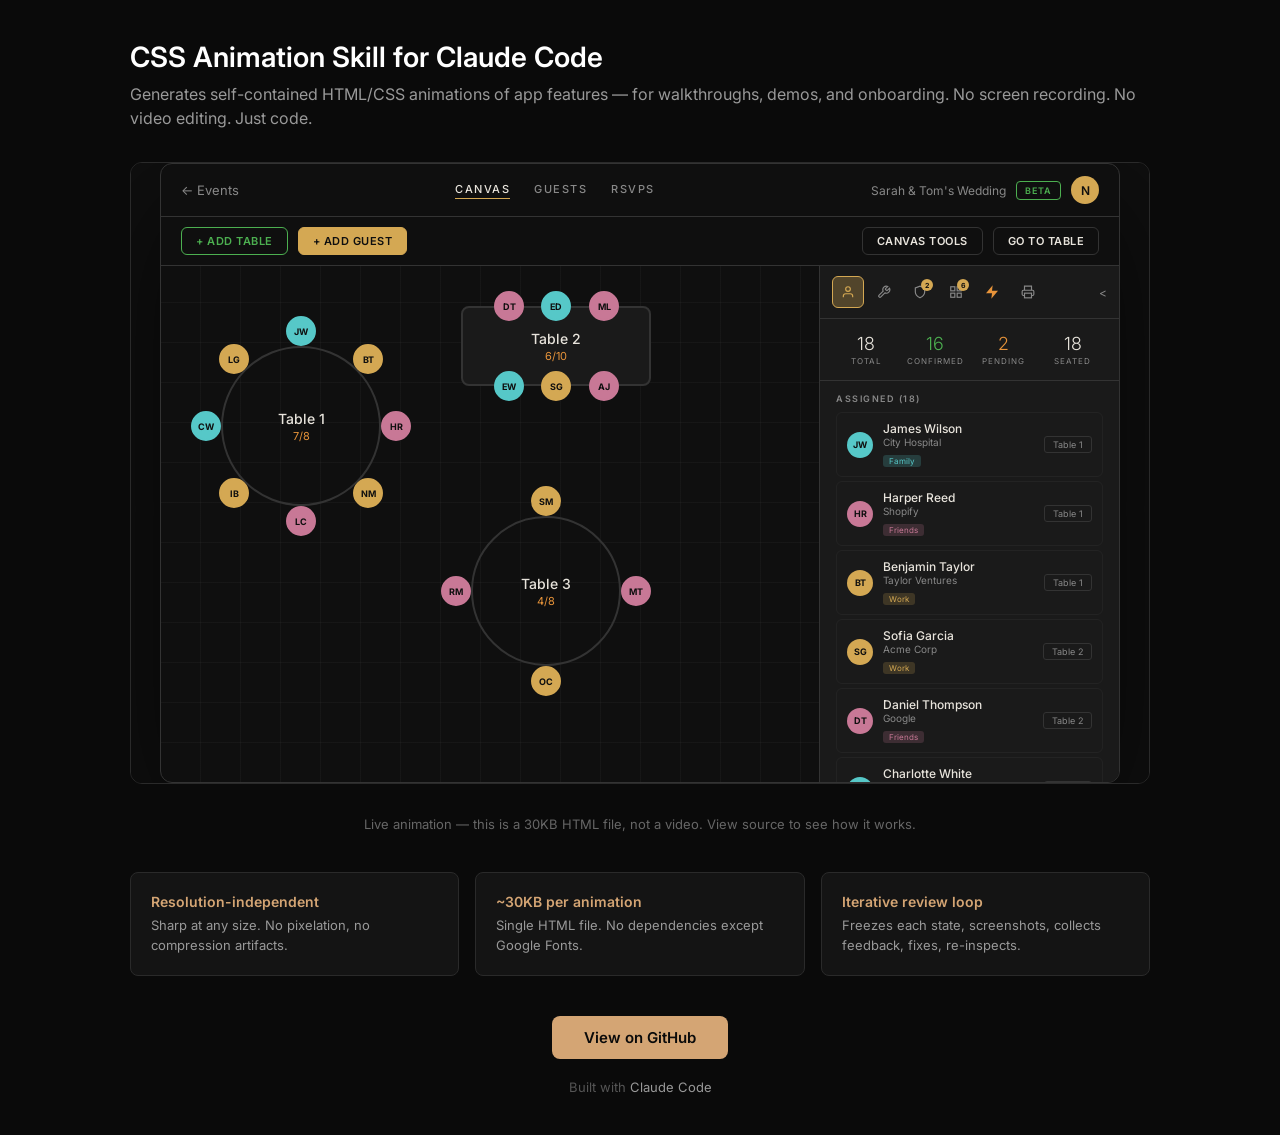
<file: .claude/skills/css-animation/index.html>
<!DOCTYPE html>
<html lang="en">
<head>
<meta charset="UTF-8">
<meta name="viewport" content="width=device-width, initial-scale=1.0">
<title>CSS Animation Skill for Claude Code</title>
<style>
  @import url('https://fonts.googleapis.com/css2?family=Inter:wght@400;500;600&display=swap');
  * { margin: 0; padding: 0; box-sizing: border-box; }
  body {
    background: #0a0a0a;
    color: #e0e0e0;
    font-family: 'Inter', sans-serif;
    min-height: 100vh;
    display: flex;
    flex-direction: column;
    align-items: center;
    padding: 40px 20px;
  }
  .container { max-width: 1020px; width: 100%; }
  h1 {
    font-size: 28px;
    font-weight: 600;
    color: #fff;
    margin-bottom: 8px;
  }
  .subtitle {
    font-size: 16px;
    color: #999;
    margin-bottom: 32px;
    line-height: 1.5;
  }
  .demo-frame {
    width: 100%;
    border: 1px solid #2a2a2a;
    border-radius: 12px;
    overflow: hidden;
    margin-bottom: 32px;
  }
  .demo-frame iframe {
    width: 100%;
    height: 620px;
    border: none;
    display: block;
  }
  .caption {
    font-size: 13px;
    color: #666;
    text-align: center;
    margin-bottom: 40px;
  }
  .features {
    display: grid;
    grid-template-columns: repeat(3, 1fr);
    gap: 16px;
    margin-bottom: 40px;
  }
  .feature {
    background: #141414;
    border: 1px solid #2a2a2a;
    border-radius: 8px;
    padding: 20px;
  }
  .feature h3 {
    font-size: 14px;
    font-weight: 600;
    color: #d4a574;
    margin-bottom: 6px;
  }
  .feature p {
    font-size: 13px;
    color: #999;
    line-height: 1.5;
  }
  .cta {
    text-align: center;
    margin-bottom: 20px;
  }
  .cta a {
    display: inline-block;
    background: #d4a574;
    color: #0a0a0a;
    text-decoration: none;
    padding: 12px 32px;
    border-radius: 8px;
    font-weight: 600;
    font-size: 15px;
    transition: opacity 0.2s;
  }
  .cta a:hover { opacity: 0.85; }
  .footer {
    text-align: center;
    font-size: 13px;
    color: #555;
    margin-top: 20px;
  }
  .footer a { color: #999; text-decoration: none; }
  .footer a:hover { color: #d4a574; }
  @media (max-width: 700px) {
    .features { grid-template-columns: 1fr; }
    .demo-frame iframe { height: 400px; }
  }
</style>
</head>
<body>
<div class="container">
  <h1>CSS Animation Skill for Claude Code</h1>
  <p class="subtitle">Generates self-contained HTML/CSS animations of app features — for walkthroughs, demos, and onboarding. No screen recording. No video editing. Just code.</p>

  <div class="demo-frame">
    <iframe src="examples/seatify-optimize.html"></iframe>
  </div>
  <p class="caption">Live animation — this is a 30KB HTML file, not a video. View source to see how it works.</p>

  <div class="features">
    <div class="feature">
      <h3>Resolution-independent</h3>
      <p>Sharp at any size. No pixelation, no compression artifacts.</p>
    </div>
    <div class="feature">
      <h3>~30KB per animation</h3>
      <p>Single HTML file. No dependencies except Google Fonts.</p>
    </div>
    <div class="feature">
      <h3>Iterative review loop</h3>
      <p>Freezes each state, screenshots, collects feedback, fixes, re-inspects.</p>
    </div>
  </div>

  <div class="cta">
    <a href="https://github.com/neonwatty/css-animation-skill">View on GitHub</a>
  </div>
  <div class="footer">
    Built with <a href="https://docs.anthropic.com/en/docs/claude-code">Claude Code</a>
  </div>
</div>
</body>
</html>
</file>
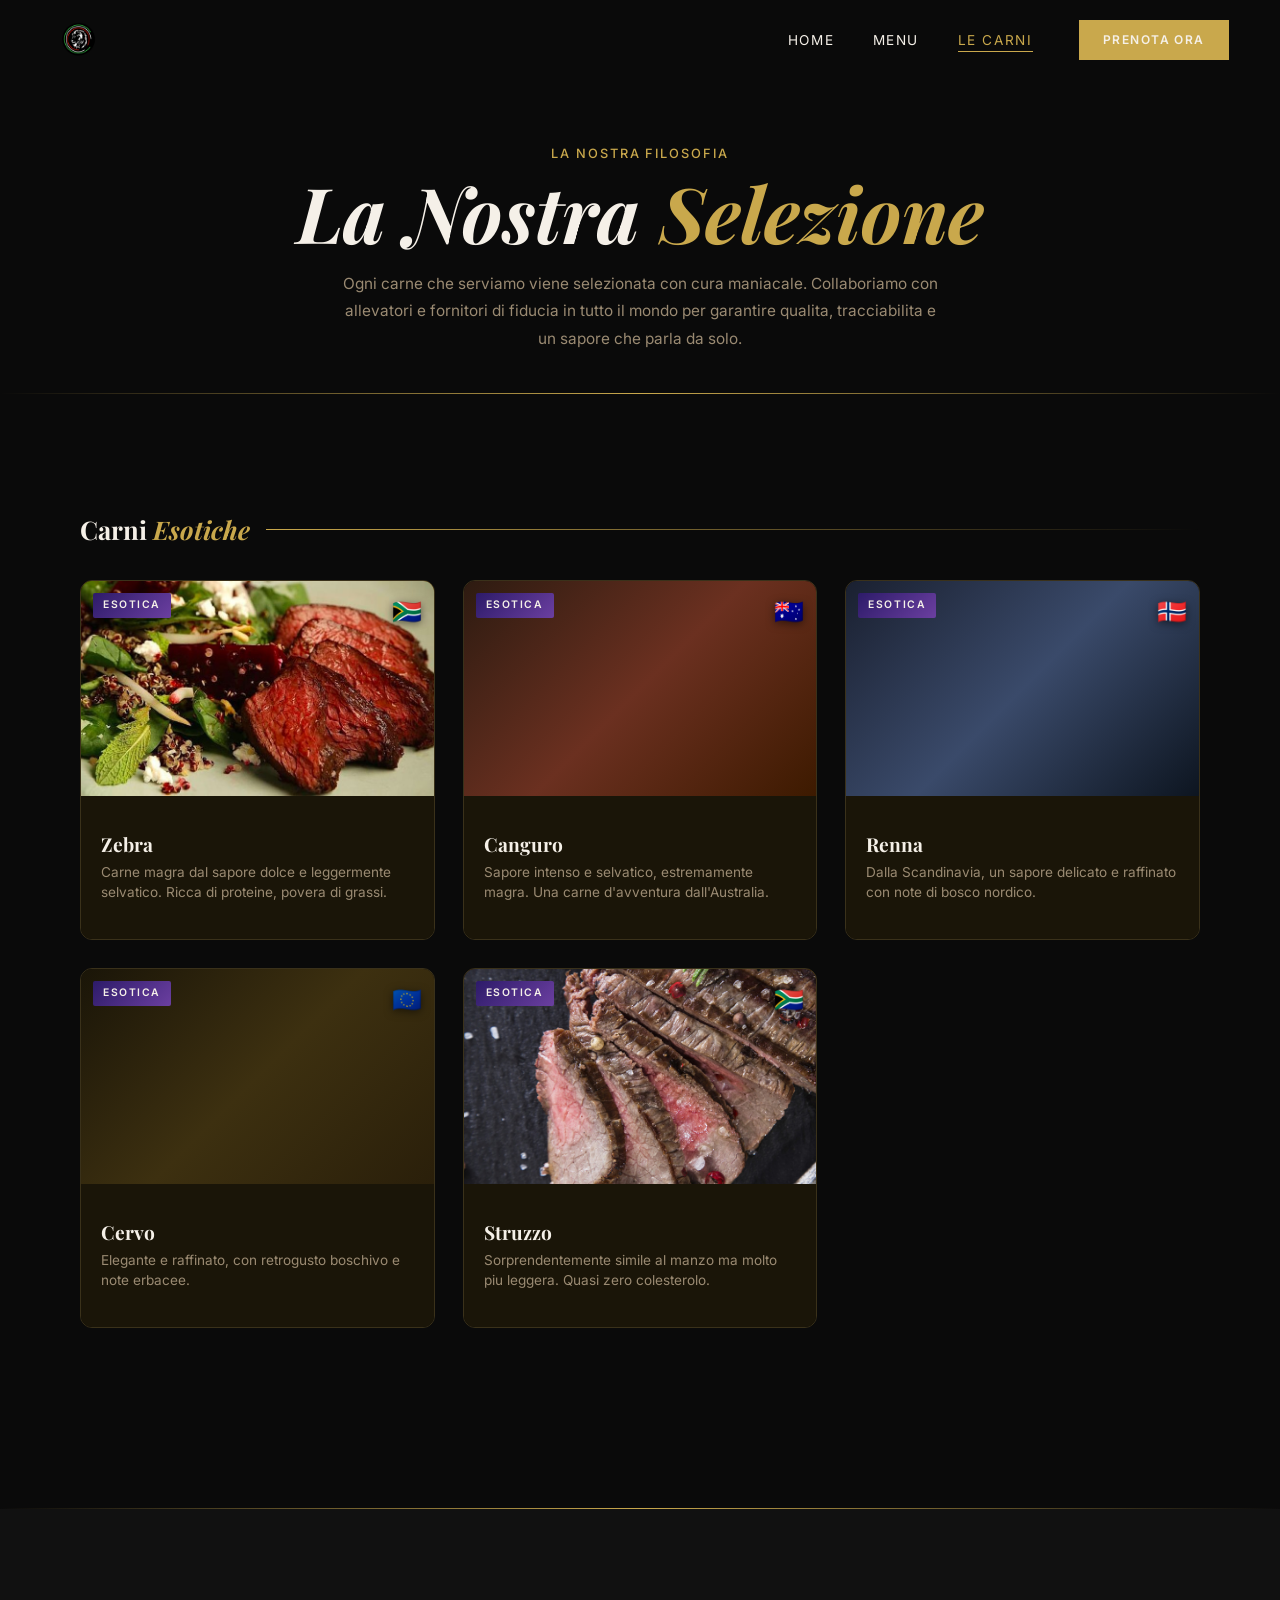
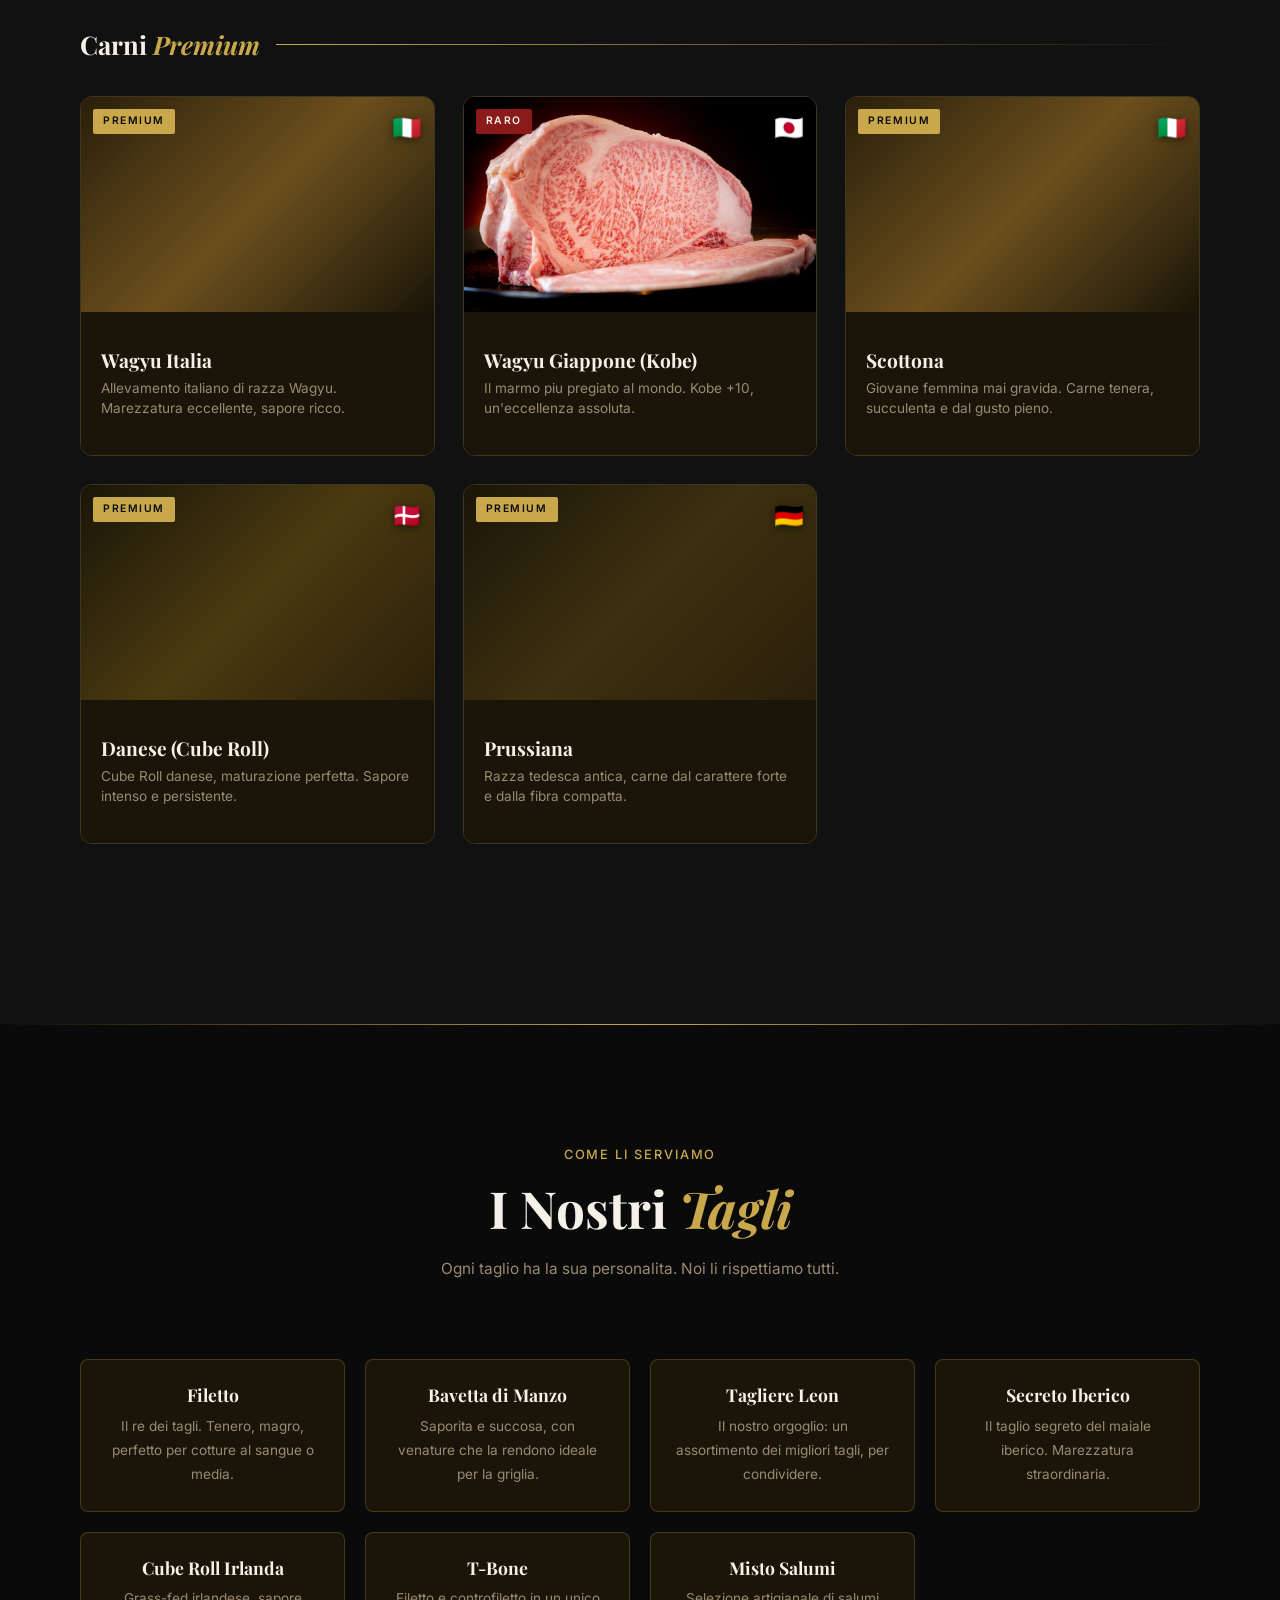
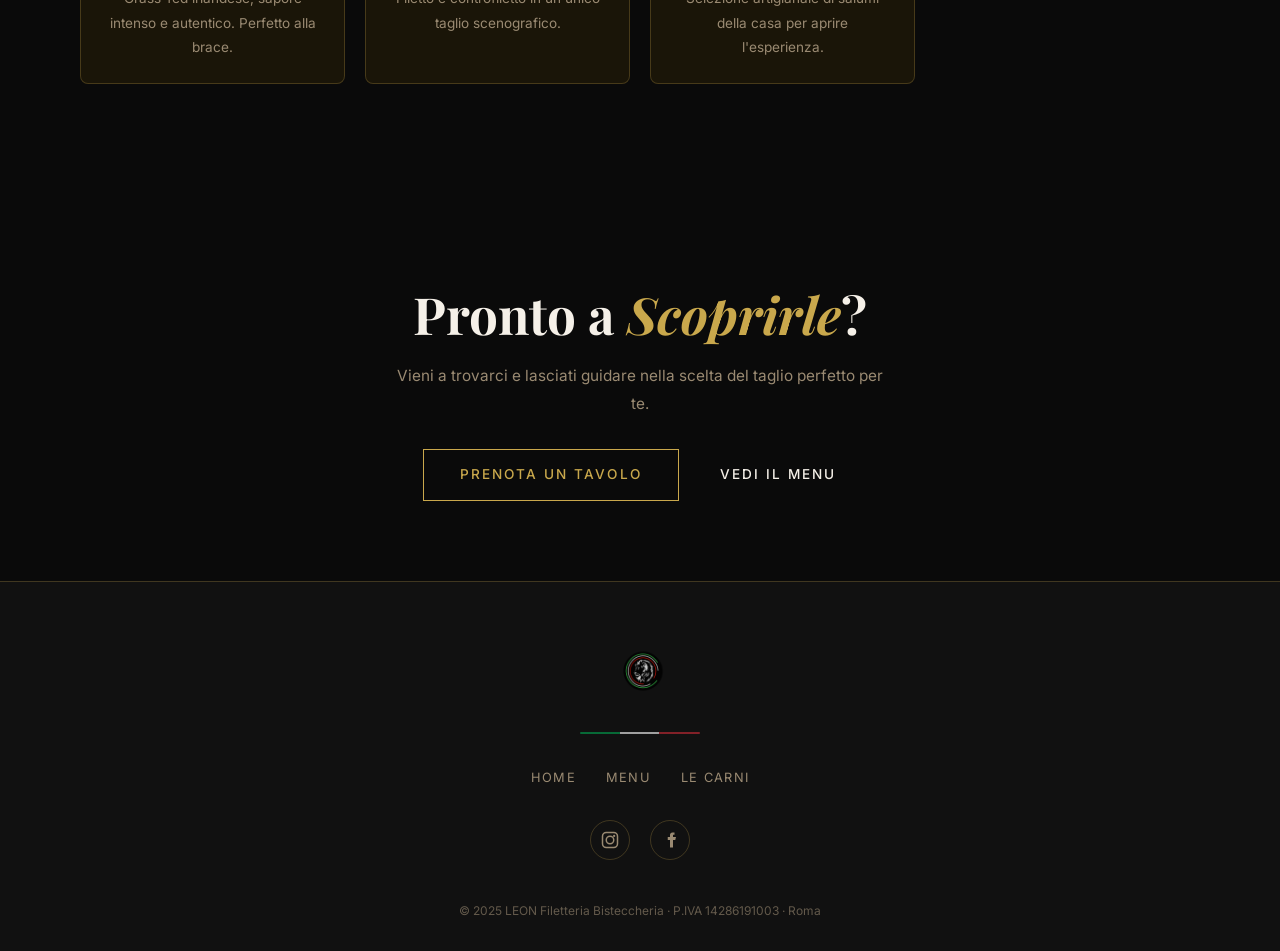
<file: carni.html>
<!DOCTYPE html>
<html lang="it">
<head>
  <meta charset="UTF-8">
  <meta name="viewport" content="width=device-width, initial-scale=1.0">
  <title>Le Nostre Carni — LEON Filetteria Bisteccheria | Roma</title>
  <meta name="description" content="Scopri la selezione di carni LEON: Wagyu Kobe, Zebra, Renna, Canguro, Cervo, Struzzo e tagli premium da tutto il mondo.">

  <meta property="og:title" content="Le Nostre Carni — LEON Filetteria Bisteccheria">
  <meta property="og:description" content="Carni esotiche e premium selezionate da ogni angolo del mondo. Wagyu, Zebra, Renna, Canguro e molto altro.">
  <meta property="og:type" content="website">

  <link rel="preconnect" href="https://fonts.googleapis.com">
  <link rel="preconnect" href="https://fonts.gstatic.com" crossorigin>
  <link href="https://fonts.googleapis.com/css2?family=Cormorant+Garamond:ital,wght@0,400;0,600;1,400;1,600&family=Inter:wght@300;400;500;600&family=Playfair+Display:ital,wght@0,400;0,700;1,400;1,700&display=swap" rel="stylesheet">

  <link href="https://unpkg.com/aos@2.3.1/dist/aos.css" rel="stylesheet">

  <link rel="stylesheet" href="css/global.css">
  <link rel="stylesheet" href="css/animations.css">
  <link rel="stylesheet" href="css/components.css">
  <link rel="stylesheet" href="css/carni.css">
</head>
<body>

  <!-- ========== NAVBAR ========== -->
  <nav class="navbar scrolled" role="navigation" aria-label="Navigazione principale">
    <div class="navbar-inner">
      <a href="index.html" class="navbar-logo" aria-label="LEON - Torna alla home">
        <img src="assets/logo.png" alt="LEON Filetteria Bisteccheria">
      </a>
      <ul class="nav-links">
        <li><a href="index.html">Home</a></li>
        <li><a href="menu.html">Menu</a></li>
        <li><a href="carni.html" class="active">Le Carni</a></li>
        <li><a href="#" class="btn btn-gold btn-prenota-nav" onclick="openDishBooking(); return false;">Prenota Ora</a></li>
      </ul>
      <button class="hamburger" aria-label="Apri menu di navigazione" aria-expanded="false">
        <span></span><span></span><span></span>
      </button>
    </div>
  </nav>

  <div class="mobile-menu" aria-hidden="true">
    <a href="index.html">Home</a>
    <a href="menu.html">Menu</a>
    <a href="carni.html">Le Carni</a>
  </div>

  <!-- Mobile sticky Prenota button -->
  <div class="mobile-prenota-bar">
    <a href="#" class="btn btn-gold mobile-prenota-btn" onclick="openDishBooking(); return false;">Prenota Ora</a>
  </div>

  <!-- ========== POPUP PRENOTA (DISH) ========== -->
  <div class="dish-popup-overlay" id="dishPopup">
    <div class="dish-popup">
      <button class="dish-popup-close" id="dishClose" aria-label="Chiudi">&times;</button>
      <div class="dish-popup-header">
        <h3>Prenota un Tavolo</h3>
        <p>Seleziona data, ora e numero di ospiti</p>
      </div>
      <div class="dish-popup-widget" id="dishPopupWidget"></div>
    </div>
  </div>

  <!-- ========== HERO CARNI ========== -->
  <div class="carni-hero">
    <div class="embers-container" aria-hidden="true"></div>
    <div class="container" style="position: relative; z-index: 1;">
      <span class="label-upper" data-aos="fade-up">La nostra filosofia</span>
      <h1 data-aos="fade-up" data-aos-delay="100">La Nostra <em class="text-gold">Selezione</em></h1>
      <p data-aos="fade-up" data-aos-delay="200">
        Ogni carne che serviamo viene selezionata con cura maniacale.
        Collaboriamo con allevatori e fornitori di fiducia in tutto il mondo
        per garantire qualita, tracciabilita e un sapore che parla da solo.
      </p>
    </div>
  </div>

  <div class="separator"></div>

  <!-- ========== CARNI ESOTICHE ========== -->
  <section class="section">
    <div class="container">
      <div class="carni-category">
        <div class="carni-category-header" data-aos="fade-right">
          <h2>Carni <em class="text-gold text-italic">Esotiche</em></h2>
          <div class="carni-category-line"></div>
        </div>

        <div class="carni-grid">

          <!-- Zebra -->
          <div class="carne-card" data-origin="Africa" data-aos="fade-up" data-aos-delay="0">
            <div class="carne-card-inner">
              <div class="carne-card-front">
                <div class="carne-card-image">
                  <img src="assets/filetto-zebra.jpg" alt="Filetto di Zebra" loading="lazy">
                  <span class="badge badge-esotico">Esotica</span>
                  <span class="carne-card-flag">&#127487;&#127462;</span>
                </div>
                <div class="carne-card-info">
                  <h3>Zebra</h3>
                  <p>Carne magra dal sapore dolce e leggermente selvatico. Ricca di proteine, povera di grassi.</p>
                </div>
              </div>
              <div class="carne-card-back">
                <h4>Perche la scegliamo</h4>
                <p>La carne di Zebra e un'esperienza unica: tenerissima, dal profilo aromatico delicato con note che ricordano il manzo ma con un carattere tutto suo. Proviene da allevamenti sostenibili in Sud Africa.</p>
                <span class="flip-hint">Clicca per tornare</span>
              </div>
            </div>
          </div>

          <!-- Canguro -->
          <div class="carne-card" data-origin="Australia" data-aos="fade-up" data-aos-delay="100">
            <div class="carne-card-inner">
              <div class="carne-card-front">
                <div class="carne-card-image">
                  <span class="badge badge-esotico">Esotica</span>
                  <span class="carne-card-flag">&#127462;&#127482;</span>
                </div>
                <div class="carne-card-info">
                  <h3>Canguro</h3>
                  <p>Sapore intenso e selvatico, estremamente magra. Una carne d'avventura dall'Australia.</p>
                </div>
              </div>
              <div class="carne-card-back">
                <h4>Perche la scegliamo</h4>
                <p>Il canguro offre un sapore unico, robusto e terroso. Ricchissimo di ferro e quasi privo di grassi saturi. Ideale per chi cerca un'esperienza gastronomica fuori dall'ordinario.</p>
                <span class="flip-hint">Clicca per tornare</span>
              </div>
            </div>
          </div>

          <!-- Renna -->
          <div class="carne-card" data-origin="Scandinavia" data-aos="fade-up" data-aos-delay="200">
            <div class="carne-card-inner">
              <div class="carne-card-front">
                <div class="carne-card-image">
                  <span class="badge badge-esotico">Esotica</span>
                  <span class="carne-card-flag">&#127475;&#127476;</span>
                </div>
                <div class="carne-card-info">
                  <h3>Renna</h3>
                  <p>Dalla Scandinavia, un sapore delicato e raffinato con note di bosco nordico.</p>
                </div>
              </div>
              <div class="carne-card-back">
                <h4>Perche la scegliamo</h4>
                <p>La renna vive libera nelle vastita artiche. La sua carne e morbida, dal gusto fine e leggermente dolce. Un vero lusso scandinavo, ricco di Omega-3 e vitamina B12.</p>
                <span class="flip-hint">Clicca per tornare</span>
              </div>
            </div>
          </div>

          <!-- Cervo -->
          <div class="carne-card" data-origin="Europa" data-aos="fade-up" data-aos-delay="0">
            <div class="carne-card-inner">
              <div class="carne-card-front">
                <div class="carne-card-image">
                  <span class="badge badge-esotico">Esotica</span>
                  <span class="carne-card-flag">&#127466;&#127482;</span>
                </div>
                <div class="carne-card-info">
                  <h3>Cervo</h3>
                  <p>Elegante e raffinato, con retrogusto boschivo e note erbacee.</p>
                </div>
              </div>
              <div class="carne-card-back">
                <h4>Perche la scegliamo</h4>
                <p>Il cervo europeo offre una carne nobile e saporita, magra ma incredibilmente tenera se trattata con rispetto. Perfetta per chi ama i sapori autentici della natura.</p>
                <span class="flip-hint">Clicca per tornare</span>
              </div>
            </div>
          </div>

          <!-- Struzzo -->
          <div class="carne-card" data-origin="Africa" data-aos="fade-up" data-aos-delay="100">
            <div class="carne-card-inner">
              <div class="carne-card-front">
                <div class="carne-card-image">
                  <img src="assets/filetto-struzzo.jpg" alt="Filetto di Struzzo" loading="lazy">
                  <span class="badge badge-esotico">Esotica</span>
                  <span class="carne-card-flag">&#127487;&#127462;</span>
                </div>
                <div class="carne-card-info">
                  <h3>Struzzo</h3>
                  <p>Sorprendentemente simile al manzo ma molto piu leggera. Quasi zero colesterolo.</p>
                </div>
              </div>
              <div class="carne-card-back">
                <h4>Perche la scegliamo</h4>
                <p>Lo struzzo e la carne del futuro: altissimo contenuto proteico, bassissimo contenuto di grassi. Il sapore e morbido, avvolgente, e si presta a cotture rapide che ne esaltano la tenerezza.</p>
                <span class="flip-hint">Clicca per tornare</span>
              </div>
            </div>
          </div>

        </div>
      </div>
    </div>
  </section>

  <div class="separator"></div>

  <!-- ========== CARNI PREMIUM ========== -->
  <section class="section" style="background: var(--bg-secondary);">
    <div class="container">
      <div class="carni-category">
        <div class="carni-category-header" data-aos="fade-right">
          <h2>Carni <em class="text-gold text-italic">Premium</em></h2>
          <div class="carni-category-line"></div>
        </div>

        <div class="carni-grid">

          <!-- Wagyu Italia -->
          <div class="carne-card" data-origin="Italia" data-aos="fade-up" data-aos-delay="0">
            <div class="carne-card-inner">
              <div class="carne-card-front">
                <div class="carne-card-image">
                  <span class="badge badge-premium">Premium</span>
                  <span class="carne-card-flag">&#127470;&#127481;</span>
                </div>
                <div class="carne-card-info">
                  <h3>Wagyu Italia</h3>
                  <p>Allevamento italiano di razza Wagyu. Marezzatura eccellente, sapore ricco.</p>
                </div>
              </div>
              <div class="carne-card-back">
                <h4>Perche la scegliamo</h4>
                <p>Il Wagyu italiano unisce la genetica giapponese al terroir italiano. Il risultato e una carne dalla marezzatura splendida, sapore buroso e una tenerezza che si scioglie in bocca.</p>
                <span class="flip-hint">Clicca per tornare</span>
              </div>
            </div>
          </div>

          <!-- Wagyu Giappone -->
          <div class="carne-card" data-origin="Giappone" data-aos="fade-up" data-aos-delay="100">
            <div class="carne-card-inner">
              <div class="carne-card-front">
                <div class="carne-card-image">
                  <img src="assets/wagyu-giappone.jpg" alt="Wagyu Giappone Kobe" loading="lazy">
                  <span class="badge badge-raro">Raro</span>
                  <span class="carne-card-flag">&#127471;&#127477;</span>
                </div>
                <div class="carne-card-info">
                  <h3>Wagyu Giappone (Kobe)</h3>
                  <p>Il marmo piu pregiato al mondo. Kobe +10, un'eccellenza assoluta.</p>
                </div>
              </div>
              <div class="carne-card-back">
                <h4>Perche la scegliamo</h4>
                <p>Il Wagyu di Kobe e leggenda. Ogni morso e un'esplosione di umami, con una texture che si dissolve al palato. Selezioniamo solo esemplari con grado di marezzatura +10, il massimo assoluto.</p>
                <span class="flip-hint">Clicca per tornare</span>
              </div>
            </div>
          </div>

          <!-- Scottona -->
          <div class="carne-card" data-origin="Italia" data-aos="fade-up" data-aos-delay="200">
            <div class="carne-card-inner">
              <div class="carne-card-front">
                <div class="carne-card-image">
                  <span class="badge badge-premium">Premium</span>
                  <span class="carne-card-flag">&#127470;&#127481;</span>
                </div>
                <div class="carne-card-info">
                  <h3>Scottona</h3>
                  <p>Giovane femmina mai gravida. Carne tenera, succulenta e dal gusto pieno.</p>
                </div>
              </div>
              <div class="carne-card-back">
                <h4>Perche la scegliamo</h4>
                <p>La scottona garantisce una marezzatura naturale e una tenerezza superiore. E il taglio perfetto per chi vuole il classico sapore italiano della carne alla brace, senza compromessi.</p>
                <span class="flip-hint">Clicca per tornare</span>
              </div>
            </div>
          </div>

          <!-- Danese Cube Roll -->
          <div class="carne-card" data-origin="Danimarca" data-aos="fade-up" data-aos-delay="0">
            <div class="carne-card-inner">
              <div class="carne-card-front">
                <div class="carne-card-image">
                  <span class="badge badge-premium">Premium</span>
                  <span class="carne-card-flag">&#127465;&#127472;</span>
                </div>
                <div class="carne-card-info">
                  <h3>Danese (Cube Roll)</h3>
                  <p>Cube Roll danese, maturazione perfetta. Sapore intenso e persistente.</p>
                </div>
              </div>
              <div class="carne-card-back">
                <h4>Perche la scegliamo</h4>
                <p>Il Cube Roll danese viene selezionato per la sua consistenza e sapore deciso. La maturazione controllata esalta le note burrose e il gusto pieno, ideale per la griglia.</p>
                <span class="flip-hint">Clicca per tornare</span>
              </div>
            </div>
          </div>

          <!-- Prussiana -->
          <div class="carne-card" data-origin="Europa" data-aos="fade-up" data-aos-delay="100">
            <div class="carne-card-inner">
              <div class="carne-card-front">
                <div class="carne-card-image">
                  <span class="badge badge-premium">Premium</span>
                  <span class="carne-card-flag">&#127465;&#127466;</span>
                </div>
                <div class="carne-card-info">
                  <h3>Prussiana</h3>
                  <p>Razza tedesca antica, carne dal carattere forte e dalla fibra compatta.</p>
                </div>
              </div>
              <div class="carne-card-back">
                <h4>Perche la scegliamo</h4>
                <p>La prussiana e una razza poco conosciuta ma straordinaria. Fibra compatta, sapore profondo e una resistenza alla cottura che permette di esaltarne ogni sfumatura sulla brace.</p>
                <span class="flip-hint">Clicca per tornare</span>
              </div>
            </div>
          </div>

        </div>
      </div>
    </div>
  </section>

  <div class="separator"></div>

  <!-- ========== I TAGLI ========== -->
  <section class="section">
    <div class="container">
      <div class="section-header">
        <span class="label-upper">Come li serviamo</span>
        <h2>I Nostri <em class="text-gold text-italic">Tagli</em></h2>
        <p>Ogni taglio ha la sua personalita. Noi li rispettiamo tutti.</p>
      </div>

      <div class="tagli-grid">
        <div class="taglio-card" data-aos="fade-up" data-aos-delay="0">
          <h3>Filetto</h3>
          <p>Il re dei tagli. Tenero, magro, perfetto per cotture al sangue o media.</p>
        </div>

        <div class="taglio-card" data-aos="fade-up" data-aos-delay="50">
          <h3>Bavetta di Manzo</h3>
          <p>Saporita e succosa, con venature che la rendono ideale per la griglia.</p>
        </div>

        <div class="taglio-card" data-aos="fade-up" data-aos-delay="100">
          <h3>Tagliere Leon</h3>
          <p>Il nostro orgoglio: un assortimento dei migliori tagli, per condividere.</p>
        </div>

        <div class="taglio-card" data-aos="fade-up" data-aos-delay="150">
          <h3>Secreto Iberico</h3>
          <p>Il taglio segreto del maiale iberico. Marezzatura straordinaria.</p>
        </div>

        <div class="taglio-card" data-aos="fade-up" data-aos-delay="200">
          <h3>Cube Roll Irlanda</h3>
          <p>Grass-fed irlandese, sapore intenso e autentico. Perfetto alla brace.</p>
        </div>

        <div class="taglio-card" data-aos="fade-up" data-aos-delay="250">
          <h3>T-Bone</h3>
          <p>Filetto e controfiletto in un unico taglio scenografico.</p>
        </div>

        <div class="taglio-card" data-aos="fade-up" data-aos-delay="300">
          <h3>Misto Salumi</h3>
          <p>Selezione artigianale di salumi della casa per aprire l'esperienza.</p>
        </div>
      </div>
    </div>
  </section>

  <!-- ========== CTA FINALE ========== -->
  <section class="section esperienza-section" style="padding: 80px 0;">
    <div class="container text-center">
      <h2 data-aos="fade-up">Pronto a <em class="text-gold text-italic">Scoprirle</em>?</h2>
      <p style="max-width: 500px; margin: 16px auto 32px;" data-aos="fade-up" data-aos-delay="100">
        Vieni a trovarci e lasciati guidare nella scelta del taglio perfetto per te.
      </p>
      <div data-aos="fade-up" data-aos-delay="200">
        <a href="index.html#prenota" class="btn btn-primary btn-fill-hover">Prenota un Tavolo</a>
        <a href="menu.html" class="btn btn-secondary link-underline" style="margin-left: 16px;">Vedi il Menu</a>
      </div>
    </div>
  </section>

  <!-- ========== FOOTER ========== -->
  <footer class="footer">
    <div class="container">
      <div class="footer-content">
        <a href="index.html" class="footer-logo" aria-label="LEON - Home">
          <img src="assets/logo.png" alt="LEON Filetteria Bisteccheria">
        </a>
        <div class="tricolore-line"></div>
        <ul class="footer-nav">
          <li><a href="index.html">Home</a></li>
          <li><a href="menu.html">Menu</a></li>
          <li><a href="carni.html">Le Carni</a></li>
        </ul>
        <div class="footer-social">
          <a href="#" aria-label="Instagram">
            <svg viewBox="0 0 24 24"><rect x="2" y="2" width="20" height="20" rx="5" fill="none" stroke="currentColor" stroke-width="2"/><circle cx="12" cy="12" r="5" fill="none" stroke="currentColor" stroke-width="2"/><circle cx="17.5" cy="6.5" r="1.5" fill="currentColor"/></svg>
          </a>
          <a href="#" aria-label="Facebook">
            <svg viewBox="0 0 24 24"><path d="M18 2H15C13.35 2 12 3.35 12 5V8H9V12H12V22H16V12H19L20 8H16V5.5C16 5.22 16.22 5 16.5 5H18V2Z" fill="currentColor"/></svg>
          </a>
        </div>
        <p class="footer-copy">&copy; 2025 LEON Filetteria Bisteccheria &middot; P.IVA 14286191003 &middot; Roma</p>
      </div>
    </div>
  </footer>

  <script>
    function openDishBooking() {
      var popup = document.getElementById('dishPopup');
      var widget = document.getElementById('dishPopupWidget');
      if (!widget.hasChildNodes()) {
        var div = document.createElement('div');
        div.id = 'hors-hydra-popup';
        widget.appendChild(div);
        window._hors = [
          ['eid','hydra-93e84680-4a47-11ed-ac25-33ed41386d7a'],
          ['tagid','hors-hydra-popup'],
          ['width','100%'],['height',''],
          ['foregroundColor','#f5f0e8'],['backgroundColor','#111111'],
          ['linkColor','#c9a84c'],['errorColor','#e74c3c'],
          ['primaryButtonForegroundColor','#0a0a0a'],['primaryButtonBackgroundColor','#c9a84c'],
          ['secondaryButtonForegroundColor','#c9a84c'],['secondaryButtonBackgroundColor','transparent']
        ];
        var e = document.createElement('script');
        e.src = 'https://reservation.dish.co/widget.js';
        document.body.appendChild(e);
      }
      popup.classList.add('active');
      document.body.style.overflow = 'hidden';
    }
    (function() {
      var popup = document.getElementById('dishPopup');
      var closeBtn = document.getElementById('dishClose');
      function close() { popup.classList.remove('active'); document.body.style.overflow = ''; }
      closeBtn.addEventListener('click', close);
      popup.addEventListener('click', function(e) { if (e.target === popup) close(); });
      document.addEventListener('keydown', function(e) { if (e.key === 'Escape' && popup.classList.contains('active')) close(); });
    })();
  </script>
  <script src="https://unpkg.com/aos@2.3.1/dist/aos.js"></script>
  <script>AOS.init({ duration: 600, once: true, offset: 60 });</script>
  <script src="js/main.js"></script>
  <script src="js/animations.js"></script>

</body>
</html>
</file>
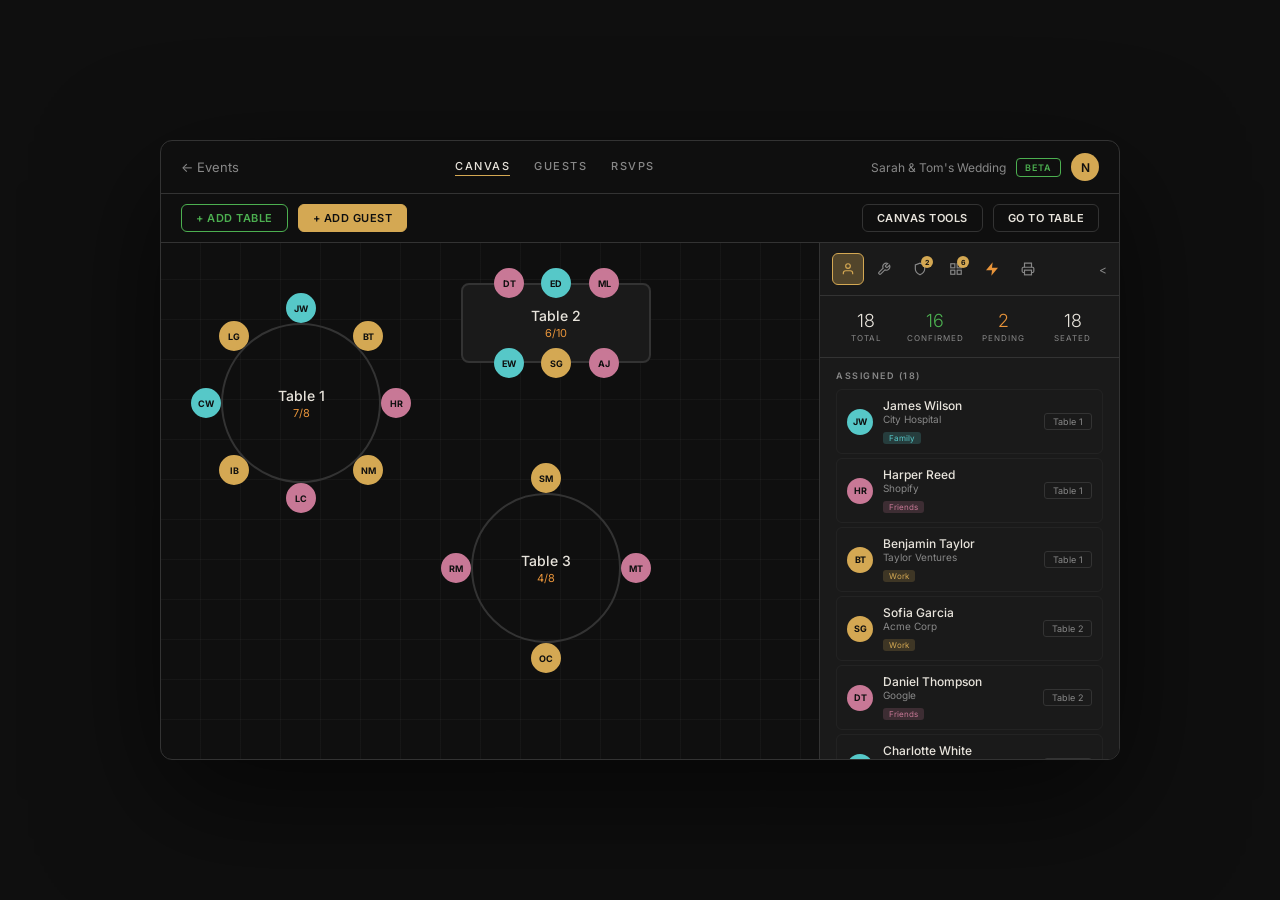
<file: .claude/skills/css-animation/examples/seatify-optimize.html>
<!DOCTYPE html>
<html lang="en">
<head>
<meta charset="UTF-8">
<meta name="viewport" content="width=device-width, initial-scale=1.0">
<title>Seatify – Optimize Seating Animation</title>
<style>
  @import url('https://fonts.googleapis.com/css2?family=Playfair+Display:ital,wght@0,400;0,600;1,400&family=Inter:wght@300;400;500;600&display=swap');

  *, *::before, *::after { margin: 0; padding: 0; box-sizing: border-box; }

  :root {
    --bg: #0f0f0f;
    --surface: #1a1a1a;
    --surface-2: #222;
    --border: #333;
    --border-gold: #d4a853;
    --gold: #d4a853;
    --gold-dim: rgba(212, 168, 83, 0.3);
    --text: #e8e4dc;
    --text-dim: #888;
    --green: #4caf50;
    --green-dim: rgba(76, 175, 80, 0.25);
    --orange: #e8943a;
    --red: #e05555;
    --cyan: #56c8c8;
    --pink: #c87896;
    --purple: #8a7bc8;
    --serif: 'Playfair Display', Georgia, serif;
    --sans: 'Inter', -apple-system, sans-serif;
  }

  body {
    background: var(--bg);
    color: var(--text);
    font-family: var(--sans);
    overflow: hidden;
    height: 100vh;
    width: 100vw;
    display: flex;
    align-items: center;
    justify-content: center;
  }

  /* ── Stage ── */
  .stage {
    width: 960px;
    height: 620px;
    position: relative;
    overflow: hidden;
    border-radius: 12px;
    border: 1px solid var(--border);
    background: var(--bg);
    box-shadow: 0 40px 120px rgba(0,0,0,0.6);
    display: flex;
    flex-direction: column;
  }

  /* Total animation: 16s loop
     0s-1s:     Initial state visible
     1s-2.5s:   Cursor moves to optimize button
     2.5s-3s:   Click flash
     3s-3.5s:   Pulse/processing effect
     3.5s-6.5s: Guests animate to new positions
     6.5s-8s:   Tables glow, counters update
     8s-12s:    Hold final optimized state
     12s-13s:   "Optimized" badge appears
     13s-15s:   Hold
     15s-16s:   Fade and reset
  */

  /* ── Nav Bar ── */
  .nav {
    display: flex;
    align-items: center;
    justify-content: space-between;
    padding: 12px 20px;
    border-bottom: 1px solid var(--border);
    flex-shrink: 0;
  }
  .nav-back { font-size: 13px; color: var(--text-dim); }
  .nav-tabs { display: flex; gap: 24px; font-size: 11px; letter-spacing: 1.5px; font-weight: 500; text-transform: uppercase; }
  .nav-tab { color: var(--text-dim); }
  .nav-tab.active { color: var(--text); border-bottom: 1px solid var(--gold); padding-bottom: 2px; }
  .nav-right { display: flex; align-items: center; gap: 10px; font-size: 12px; color: var(--text-dim); }
  .nav-avatar { width: 28px; height: 28px; border-radius: 50%; background: var(--gold); display: flex; align-items: center; justify-content: center; font-size: 12px; font-weight: 600; color: var(--bg); }

  /* ── Toolbar ── */
  .toolbar {
    display: flex; align-items: center; gap: 10px; padding: 10px 20px; border-bottom: 1px solid var(--border); flex-shrink: 0;
  }
  .tool-btn {
    padding: 6px 14px; border-radius: 6px; font-size: 11px; font-weight: 600;
    letter-spacing: 0.5px; text-transform: uppercase; border: 1px solid var(--border); color: var(--text);
    display: flex; align-items: center; gap: 6px;
  }
  .tool-btn.gold { background: var(--gold); border-color: var(--gold); color: var(--bg); }
  .tool-btn.green { border-color: var(--green); color: var(--green); }
  .tool-spacer { flex: 1; }

  /* ── Main Content Area ── */
  .content {
    flex: 1;
    display: flex;
    overflow: hidden;
    position: relative;
  }

  /* ── Canvas Area ── */
  .canvas-area {
    flex: 1;
    position: relative;
    background:
      repeating-linear-gradient(0deg, transparent, transparent 39px, rgba(255,255,255,0.03) 39px, rgba(255,255,255,0.03) 40px),
      repeating-linear-gradient(90deg, transparent, transparent 39px, rgba(255,255,255,0.03) 39px, rgba(255,255,255,0.03) 40px);
    overflow: hidden;
  }

  /* ── Tables ── */
  .table-circle {
    position: absolute;
    border-radius: 50%;
    border: 2px solid var(--border);
    display: flex; flex-direction: column; align-items: center; justify-content: center;
    transition: border-color 0.6s, box-shadow 0.6s;
  }
  .table-rect {
    position: absolute;
    border: 2px solid var(--border);
    border-radius: 8px;
    display: flex; flex-direction: column; align-items: center; justify-content: center;
    background: var(--surface);
    transition: border-color 0.6s, box-shadow 0.6s;
  }
  .table-name { font-size: 14px; font-weight: 500; }
  .table-cap { font-size: 11px; margin-top: 2px; transition: color 0.3s; }
  .table-cap.before { color: var(--orange); }

  /* Table positions */
  .t1 { width: 160px; height: 160px; left: 60px; top: 80px; }
  .t2 { width: 190px; height: 80px; left: 300px; top: 40px; }
  .t3 { width: 150px; height: 150px; left: 310px; top: 250px; }

  /* After optimization: tables glow */
  .stage.optimized .table-circle,
  .stage.optimized .table-rect {
    border-color: var(--cyan);
    box-shadow: 0 0 20px rgba(86, 200, 200, 0.15);
  }
  .stage.optimized .table-cap { color: var(--green); }

  /* ── Guest Seats ── */
  .seat {
    position: absolute;
    width: 30px; height: 30px;
    border-radius: 50%;
    display: flex; align-items: center; justify-content: center;
    font-size: 9px; font-weight: 700;
    color: var(--bg);
    z-index: 5;
    /* All seats will animate position via CSS transitions triggered by class change */
    transition: left 1.2s cubic-bezier(0.34, 1.56, 0.64, 1),
                top 1.2s cubic-bezier(0.34, 1.56, 0.64, 1),
                transform 0.3s;
  }
  /* Color by group */
  .seat.family   { background: var(--cyan); border: 2px solid var(--cyan); }
  .seat.friends  { background: var(--pink); border: 2px solid var(--pink); }
  .seat.work     { background: var(--gold); border: 2px solid var(--gold); }
  .seat.uncat    { background: var(--purple); border: 2px solid var(--purple); }

  /* ── Seat positions: BEFORE optimization ──
     Guests are mixed across tables (suboptimal)
     Positions calculated trigonometrically so seat centers sit on table perimeters.
     Seat = 30x30, so offset = -15 from center coords. */

  /* Table 1 (round, 160px, center 140,160, R=95) – 8 guests at 45° intervals from -90° */
  #s-jw  { left: 125px; top: 50px; }   /* family – angle -90° */
  #s-bt  { left: 192px; top: 78px; }   /* work   – angle -45° */
  #s-hr  { left: 220px; top: 145px; }  /* friends – angle 0°  */
  #s-nm  { left: 192px; top: 212px; }  /* work   – angle 45°  */
  #s-lc  { left: 125px; top: 240px; }  /* friends – angle 90° */
  #s-ib  { left: 58px;  top: 212px; }  /* work   – angle 135° */
  #s-cw  { left: 30px;  top: 145px; }  /* family – angle 180° */
  #s-lg  { left: 58px;  top: 78px; }   /* work   – angle 225° */

  /* Table 2 (rect, 190×80, origin 300,40) – 6 guests: 3 top edge, 3 bottom edge */
  #s-dt  { left: 333px; top: 25px; }   /* friends – top-left  */
  #s-ed  { left: 380px; top: 25px; }   /* family  – top-center */
  #s-ml  { left: 428px; top: 25px; }   /* friends – top-right */
  #s-ew  { left: 333px; top: 105px; }  /* family  – bottom-left */
  #s-sg  { left: 380px; top: 105px; }  /* work    – bottom-center */
  #s-aj  { left: 428px; top: 105px; }  /* friends – bottom-right */

  /* Table 3 (round, 150px, center 385,325, R=90) – 4 guests at 90° intervals from -90° */
  #s-sm  { left: 370px; top: 220px; }  /* work    – angle -90° */
  #s-mt  { left: 460px; top: 310px; }  /* friends – angle 0°   */
  #s-oc  { left: 370px; top: 400px; }  /* work    – angle 90°  */
  #s-rm  { left: 280px; top: 310px; }  /* friends – angle 180° */

  /* ── Seat positions: AFTER optimization ──
     Work → T1 (7 guests), Family → T2 (4 guests), Friends → T3 (7 guests)
     Circular seats placed at R from center; rect seats on edges. */

  /* Work → T1 (round, center 140,160, R=95) – 7 guests at 51.43° intervals */
  .stage.optimized #s-bt  { left: 125px; top: 50px; }   /* angle -90°    */
  .stage.optimized #s-nm  { left: 199px; top: 86px; }   /* angle -38.57° */
  .stage.optimized #s-ib  { left: 218px; top: 166px; }  /* angle 12.86°  */
  .stage.optimized #s-lg  { left: 166px; top: 231px; }  /* angle 64.29°  */
  .stage.optimized #s-sg  { left: 84px;  top: 231px; }  /* angle 115.71° */
  .stage.optimized #s-sm  { left: 32px;  top: 166px; }  /* angle 167.14° */
  .stage.optimized #s-oc  { left: 51px;  top: 86px; }   /* angle 218.57° */

  /* Family → T2 (rect 190×80, origin 300,40) – 4 guests: 3 top, 1 bottom */
  .stage.optimized #s-jw  { left: 333px; top: 25px; }   /* top-left    */
  .stage.optimized #s-cw  { left: 380px; top: 25px; }   /* top-center  */
  .stage.optimized #s-ed  { left: 428px; top: 25px; }   /* top-right   */
  .stage.optimized #s-ew  { left: 380px; top: 105px; }  /* bottom-center */

  /* Friends → T3 (round, center 385,325, R=90) – 7 guests at 51.43° intervals */
  .stage.optimized #s-hr  { left: 370px; top: 220px; }  /* angle -90°    */
  .stage.optimized #s-lc  { left: 440px; top: 254px; }  /* angle -38.57° */
  .stage.optimized #s-dt  { left: 458px; top: 330px; }  /* angle 12.86°  */
  .stage.optimized #s-ml  { left: 409px; top: 391px; }  /* angle 64.29°  */
  .stage.optimized #s-mt  { left: 331px; top: 391px; }  /* angle 115.71° */
  .stage.optimized #s-rm  { left: 282px; top: 330px; }  /* angle 167.14° */
  .stage.optimized #s-aj  { left: 300px; top: 254px; }  /* angle 218.57° */

  /* Stagger the seat transitions */
  .stage.optimized #s-jw  { transition-delay: 0.0s; }
  .stage.optimized #s-cw  { transition-delay: 0.08s; }
  .stage.optimized #s-hr  { transition-delay: 0.12s; }
  .stage.optimized #s-sg  { transition-delay: 0.16s; }
  .stage.optimized #s-sm  { transition-delay: 0.20s; }
  .stage.optimized #s-oc  { transition-delay: 0.24s; }
  .stage.optimized #s-dt  { transition-delay: 0.10s; }
  .stage.optimized #s-ml  { transition-delay: 0.18s; }
  .stage.optimized #s-aj  { transition-delay: 0.14s; }
  .stage.optimized #s-lc  { transition-delay: 0.22s; }
  .stage.optimized #s-bt  { transition-delay: 0.06s; }
  .stage.optimized #s-nm  { transition-delay: 0.10s; }
  .stage.optimized #s-ib  { transition-delay: 0.14s; }
  .stage.optimized #s-lg  { transition-delay: 0.18s; }
  .stage.optimized #s-ed  { transition-delay: 0.04s; }
  .stage.optimized #s-ew  { transition-delay: 0.08s; }
  .stage.optimized #s-mt  { transition-delay: 0.12s; }
  .stage.optimized #s-rm  { transition-delay: 0.16s; }

  /* Pop effect when seats arrive */
  .stage.optimized .seat {
    animation: seatSettle 0.4s 1.4s both;
  }
  @keyframes seatSettle {
    0%   { transform: scale(1); }
    50%  { transform: scale(1.15); }
    100% { transform: scale(1); }
  }

  /* ── Sidebar Panel ── */
  .sidebar {
    width: 300px;
    border-left: 1px solid var(--border);
    background: var(--surface);
    display: flex;
    flex-direction: column;
    flex-shrink: 0;
    overflow: hidden;
  }
  .sidebar-icons {
    display: flex;
    align-items: center;
    gap: 4px;
    padding: 10px 12px;
    border-bottom: 1px solid var(--border);
  }
  .sidebar-icon {
    width: 32px; height: 32px;
    border-radius: 6px;
    display: flex; align-items: center; justify-content: center;
    font-size: 14px;
    color: var(--text-dim);
    cursor: pointer;
    position: relative;
    border: 1px solid transparent;
  }
  .sidebar-icon:hover { background: var(--surface-2); }
  .sidebar-icon.active { color: var(--gold); border-color: var(--gold); background: var(--gold-dim); }
  .sidebar-icon .badge {
    position: absolute; top: 2px; right: 2px;
    font-size: 7px; font-weight: 700;
    background: var(--gold);
    color: var(--bg);
    border-radius: 50%;
    width: 12px; height: 12px;
    display: flex; align-items: center; justify-content: center;
  }
  .sidebar-collapse {
    margin-left: auto;
    color: var(--text-dim);
    font-size: 12px;
    cursor: pointer;
  }

  /* Lightning bolt button */
  .optimize-btn {
    position: relative;
    color: var(--orange);
    font-size: 16px;
    font-weight: bold;
  }
  /* Click flash effect */
  .optimize-btn::after {
    content: '';
    position: absolute;
    inset: -4px;
    border-radius: 8px;
    background: var(--gold);
    opacity: 0;
    z-index: -1;
  }
  .stage.clicking .optimize-btn::after {
    animation: clickFlash 0.4s forwards;
  }
  @keyframes clickFlash {
    0%   { opacity: 0; transform: scale(0.8); }
    30%  { opacity: 0.6; transform: scale(1.1); }
    100% { opacity: 0; transform: scale(1.3); }
  }
  .stage.clicking .optimize-btn {
    animation: btnPulse 0.3s;
  }
  @keyframes btnPulse {
    0%   { transform: scale(1); }
    50%  { transform: scale(0.85); }
    100% { transform: scale(1); }
  }

  /* Stats row */
  .sidebar-stats {
    display: flex;
    padding: 14px 16px;
    border-bottom: 1px solid var(--border);
    gap: 8px;
  }
  .stat-item { flex: 1; text-align: center; }
  .stat-val { font-size: 18px; font-weight: 300; }
  .stat-val.green { color: var(--green); }
  .stat-val.orange { color: var(--orange); }
  .stat-label { font-size: 8px; letter-spacing: 1px; text-transform: uppercase; color: var(--text-dim); margin-top: 2px; }

  /* Guest list in sidebar */
  .sidebar-body {
    flex: 1;
    overflow: hidden;
    padding: 12px 16px;
  }
  .sidebar-section-label {
    font-size: 9px; letter-spacing: 1.5px; text-transform: uppercase;
    color: var(--text-dim); margin-bottom: 8px; font-weight: 600;
  }
  .guest-card {
    display: flex; align-items: center; gap: 10px;
    padding: 8px 10px; border-radius: 6px;
    border: 1px solid rgba(255,255,255,0.04);
    margin-bottom: 4px;
    transition: border-color 0.4s, background 0.4s;
  }
  .guest-card .mini-avatar {
    width: 26px; height: 26px; border-radius: 50%;
    display: flex; align-items: center; justify-content: center;
    font-size: 9px; font-weight: 700; color: var(--bg);
  }
  .guest-card-info { flex: 1; }
  .guest-card-name { font-size: 12px; font-weight: 500; }
  .guest-card-org { font-size: 10px; color: var(--text-dim); }
  .guest-card-table {
    font-size: 9px; padding: 2px 8px; border-radius: 3px;
    border: 1px solid var(--border); color: var(--text-dim);
    transition: all 0.4s;
  }
  .guest-card-group {
    font-size: 8px; padding: 1px 6px; border-radius: 3px; margin-top: 2px;
    display: inline-block;
  }
  .group-family { background: rgba(86,200,200,0.2); color: var(--cyan); }
  .group-friends { background: rgba(200,120,150,0.2); color: var(--pink); }
  .group-work { background: rgba(212,168,83,0.2); color: var(--gold); }

  /* After optimization - highlight reassigned guests */
  .stage.optimized .guest-card.reassigned {
    border-color: var(--gold-dim);
    background: rgba(212,168,83,0.05);
  }
  .stage.optimized .guest-card.reassigned .guest-card-table {
    border-color: var(--green);
    color: var(--green);
  }

  /* ── Animated Cursor ── */
  .cursor {
    position: absolute;
    width: 16px; height: 16px;
    z-index: 100;
    pointer-events: none;
    opacity: 0;
  }
  .cursor::before {
    content: '';
    position: absolute;
    width: 0; height: 0;
    border-left: 7px solid white;
    border-top: 0px solid transparent;
    border-bottom: 10px solid transparent;
    border-right: 5px solid transparent;
    filter: drop-shadow(0 1px 3px rgba(0,0,0,0.5));
  }
  .cursor::after {
    content: '';
    position: absolute;
    width: 20px; height: 20px;
    border-radius: 50%;
    background: rgba(255,255,255,0.15);
    top: -4px; left: -4px;
  }

  /* Cursor animation */
  .cursor {
    animation: cursorMove 16s infinite;
  }
  @keyframes cursorMove {
    0%      { left: 350px; top: 300px; opacity: 0; }
    5%      { left: 350px; top: 300px; opacity: 1; }
    /* Move toward lightning bolt button - approximate position */
    14%     { left: 680px; top: 50px; opacity: 1; }
    15.5%   { left: 680px; top: 50px; opacity: 1; }
    /* Click */
    16%     { left: 680px; top: 50px; opacity: 1; transform: scale(0.8); }
    17%     { left: 680px; top: 50px; opacity: 1; transform: scale(1); }
    /* Fade out */
    22%     { left: 680px; top: 50px; opacity: 0; }
    100%    { opacity: 0; }
  }

  /* ── Processing overlay ── */
  .processing-overlay {
    position: absolute;
    inset: 0;
    background: rgba(15, 15, 15, 0.4);
    display: flex;
    align-items: center;
    justify-content: center;
    z-index: 50;
    opacity: 0;
    pointer-events: none;
  }
  .processing-spinner {
    width: 40px; height: 40px;
    border: 3px solid var(--border);
    border-top-color: var(--gold);
    border-radius: 50%;
    opacity: 0;
  }
  .stage.processing .processing-overlay { opacity: 1; }
  .stage.processing .processing-spinner {
    opacity: 1;
    animation: spin 0.6s linear infinite;
  }
  @keyframes spin { to { transform: rotate(360deg); } }

  /* ── "Optimized!" badge ── */
  .optimized-badge {
    position: absolute;
    top: 50%;
    left: calc(50% - 150px); /* center in canvas area */
    transform: translate(-50%, -50%) scale(0);
    background: var(--surface);
    border: 1px solid var(--green);
    border-radius: 12px;
    padding: 16px 32px;
    z-index: 60;
    text-align: center;
    box-shadow: 0 8px 32px rgba(76, 175, 80, 0.2);
    opacity: 0;
  }
  .optimized-badge .badge-icon {
    font-size: 28px;
    margin-bottom: 4px;
  }
  .optimized-badge .badge-title {
    font-family: var(--serif);
    font-size: 20px;
    color: var(--green);
  }
  .optimized-badge .badge-detail {
    font-size: 11px;
    color: var(--text-dim);
    margin-top: 4px;
  }
  .stage.complete .optimized-badge {
    animation: badgeIn 0.5s forwards;
  }
  @keyframes badgeIn {
    0%   { opacity: 0; transform: translate(-50%, -50%) scale(0.5); }
    60%  { opacity: 1; transform: translate(-50%, -50%) scale(1.05); }
    100% { opacity: 1; transform: translate(-50%, -50%) scale(1); }
  }

  /* ── Conflict indicators (before optimization) ── */
  .conflict-line {
    position: absolute;
    height: 2px;
    background: var(--red);
    opacity: 0.4;
    z-index: 4;
    transform-origin: left center;
  }
  .stage.optimized .conflict-line { opacity: 0; transition: opacity 0.3s; }

  /* Table group labels that appear after optimization */
  .table-group-label {
    position: absolute;
    font-size: 9px;
    letter-spacing: 1.5px;
    text-transform: uppercase;
    font-weight: 600;
    opacity: 0;
    transition: opacity 0.5s;
    z-index: 6;
  }
  .stage.optimized .table-group-label { opacity: 1; }
  .tgl-work   { left: 115px; top: 270px; color: var(--gold); }
  .tgl-family { left: 365px; top: 145px; color: var(--cyan); }
  .tgl-friends { left: 355px; top: 435px; color: var(--pink); }

  /* ── Full loop animation controller via JS ── */
</style>
</head>
<body>

<div class="stage" id="stage">

  <!-- Nav -->
  <div class="nav">
    <span class="nav-back">&larr; Events</span>
    <div class="nav-tabs">
      <span class="nav-tab active">Canvas</span>
      <span class="nav-tab">Guests</span>
      <span class="nav-tab">RSVPs</span>
    </div>
    <div class="nav-right">
      Sarah & Tom's Wedding
      <span style="font-size:9px; padding:3px 8px; border:1px solid var(--green); color:var(--green); border-radius:4px; font-weight:600; letter-spacing:1px;">BETA</span>
      <div class="nav-avatar">N</div>
    </div>
  </div>

  <!-- Toolbar -->
  <div class="toolbar">
    <div class="tool-btn green">+ Add Table</div>
    <div class="tool-btn gold">+ Add Guest</div>
    <div class="tool-spacer"></div>
    <div class="tool-btn">Canvas Tools</div>
    <div class="tool-btn">Go to Table</div>
  </div>

  <!-- Content: Canvas + Sidebar -->
  <div class="content">

    <!-- Canvas Area -->
    <div class="canvas-area">

      <!-- Table 1: Round (Work) -->
      <div class="table-circle t1">
        <div class="table-name">Table 1</div>
        <div class="table-cap before" id="cap1">7/8</div>
      </div>

      <!-- Table 2: Rect (Family) -->
      <div class="table-rect t2">
        <div class="table-name">Table 2</div>
        <div class="table-cap before" id="cap2">6/10</div>
      </div>

      <!-- Table 3: Round (Friends) -->
      <div class="table-circle t3">
        <div class="table-name">Table 3</div>
        <div class="table-cap before" id="cap3">4/8</div>
      </div>

      <!-- Guest seats - BEFORE positions (mixed groups) -->
      <!-- Family (cyan) -->
      <div class="seat family" id="s-jw">JW</div>
      <div class="seat family" id="s-cw">CW</div>
      <div class="seat family" id="s-ed">ED</div>
      <div class="seat family" id="s-ew">EW</div>

      <!-- Friends (pink) -->
      <div class="seat friends" id="s-hr">HR</div>
      <div class="seat friends" id="s-lc">LC</div>
      <div class="seat friends" id="s-dt">DT</div>
      <div class="seat friends" id="s-ml">ML</div>
      <div class="seat friends" id="s-mt">MT</div>
      <div class="seat friends" id="s-rm">RM</div>
      <div class="seat friends" id="s-aj">AJ</div>

      <!-- Work (gold) -->
      <div class="seat work" id="s-bt">BT</div>
      <div class="seat work" id="s-nm">NM</div>
      <div class="seat work" id="s-ib">IB</div>
      <div class="seat work" id="s-lg">LG</div>
      <div class="seat work" id="s-sg">SG</div>
      <div class="seat work" id="s-sm">SM</div>
      <div class="seat work" id="s-oc">OC</div>

      <!-- Table group labels (appear after optimization) -->
      <div class="table-group-label tgl-work">Work</div>
      <div class="table-group-label tgl-family">Family</div>
      <div class="table-group-label tgl-friends">Friends</div>

      <!-- Processing overlay -->
      <div class="processing-overlay">
        <div class="processing-spinner"></div>
      </div>

      <!-- Optimized badge -->
      <div class="optimized-badge">
        <div class="badge-icon">&#x26A1;</div>
        <div class="badge-title">Seating Optimized</div>
        <div class="badge-detail">18 guests rearranged by group</div>
      </div>

      <!-- Animated cursor -->
      <div class="cursor"></div>
    </div>

    <!-- Sidebar -->
    <div class="sidebar">
      <div class="sidebar-icons">
        <div class="sidebar-icon active">
          <svg width="14" height="14" viewBox="0 0 24 24" fill="none" stroke="currentColor" stroke-width="2"><path d="M20 21v-2a4 4 0 0 0-4-4H8a4 4 0 0 0-4 4v2"/><circle cx="12" cy="7" r="4"/></svg>
        </div>
        <div class="sidebar-icon">
          <svg width="14" height="14" viewBox="0 0 24 24" fill="none" stroke="currentColor" stroke-width="2"><path d="M14.7 6.3a1 1 0 0 0 0 1.4l1.6 1.6a1 1 0 0 0 1.4 0l3.77-3.77a6 6 0 0 1-7.94 7.94l-6.91 6.91a2.12 2.12 0 0 1-3-3l6.91-6.91a6 6 0 0 1 7.94-7.94l-3.76 3.76z"/></svg>
        </div>
        <div class="sidebar-icon">
          <svg width="14" height="14" viewBox="0 0 24 24" fill="none" stroke="currentColor" stroke-width="2"><path d="M12 22s8-4 8-10V5l-8-3-8 3v7c0 6 8 10 8 10z"/></svg>
          <span class="badge">2</span>
        </div>
        <div class="sidebar-icon">
          <svg width="14" height="14" viewBox="0 0 24 24" fill="none" stroke="currentColor" stroke-width="2"><rect x="3" y="3" width="7" height="7"/><rect x="14" y="3" width="7" height="7"/><rect x="14" y="14" width="7" height="7"/><rect x="3" y="14" width="7" height="7"/></svg>
          <span class="badge">6</span>
        </div>
        <div class="sidebar-icon optimize-btn" id="optimizeBtn" title="Optimize Seating">
          <svg width="16" height="16" viewBox="0 0 24 24" fill="currentColor"><path d="M13 2L3 14h9l-1 8 10-12h-9l1-8z"/></svg>
        </div>
        <div class="sidebar-icon">
          <svg width="14" height="14" viewBox="0 0 24 24" fill="none" stroke="currentColor" stroke-width="2"><polyline points="6 9 6 2 18 2 18 9"/><path d="M6 18H4a2 2 0 0 1-2-2v-5a2 2 0 0 1 2-2h16a2 2 0 0 1 2 2v5a2 2 0 0 1-2 2h-2"/><rect x="6" y="14" width="12" height="8"/></svg>
        </div>
        <div class="sidebar-collapse">&lt;</div>
      </div>

      <div class="sidebar-stats">
        <div class="stat-item"><div class="stat-val">18</div><div class="stat-label">Total</div></div>
        <div class="stat-item"><div class="stat-val green">16</div><div class="stat-label">Confirmed</div></div>
        <div class="stat-item"><div class="stat-val orange">2</div><div class="stat-label">Pending</div></div>
        <div class="stat-item"><div class="stat-val">18</div><div class="stat-label">Seated</div></div>
      </div>

      <div class="sidebar-body">
        <div class="sidebar-section-label">Assigned (18)</div>
        <div class="guest-card reassigned" id="gc-jw">
          <div class="mini-avatar" style="background:var(--cyan);">JW</div>
          <div class="guest-card-info">
            <div class="guest-card-name">James Wilson</div>
            <div class="guest-card-org">City Hospital</div>
            <div class="guest-card-group group-family">Family</div>
          </div>
          <div class="guest-card-table" id="gt-jw">Table 1</div>
        </div>
        <div class="guest-card reassigned" id="gc-hr">
          <div class="mini-avatar" style="background:var(--pink);">HR</div>
          <div class="guest-card-info">
            <div class="guest-card-name">Harper Reed</div>
            <div class="guest-card-org">Shopify</div>
            <div class="guest-card-group group-friends">Friends</div>
          </div>
          <div class="guest-card-table" id="gt-hr">Table 1</div>
        </div>
        <div class="guest-card" id="gc-bt">
          <div class="mini-avatar" style="background:var(--gold);">BT</div>
          <div class="guest-card-info">
            <div class="guest-card-name">Benjamin Taylor</div>
            <div class="guest-card-org">Taylor Ventures</div>
            <div class="guest-card-group group-work">Work</div>
          </div>
          <div class="guest-card-table">Table 1</div>
        </div>
        <div class="guest-card reassigned" id="gc-sg">
          <div class="mini-avatar" style="background:var(--gold);">SG</div>
          <div class="guest-card-info">
            <div class="guest-card-name">Sofia Garcia</div>
            <div class="guest-card-org">Acme Corp</div>
            <div class="guest-card-group group-work">Work</div>
          </div>
          <div class="guest-card-table" id="gt-sg">Table 2</div>
        </div>
        <div class="guest-card reassigned" id="gc-dt">
          <div class="mini-avatar" style="background:var(--pink);">DT</div>
          <div class="guest-card-info">
            <div class="guest-card-name">Daniel Thompson</div>
            <div class="guest-card-org">Google</div>
            <div class="guest-card-group group-friends">Friends</div>
          </div>
          <div class="guest-card-table" id="gt-dt">Table 2</div>
        </div>
        <div class="guest-card reassigned" id="gc-cw">
          <div class="mini-avatar" style="background:var(--cyan);">CW</div>
          <div class="guest-card-info">
            <div class="guest-card-name">Charlotte White</div>
            <div class="guest-card-org">White Media</div>
            <div class="guest-card-group group-family">Family</div>
          </div>
          <div class="guest-card-table" id="gt-cw">Table 1</div>
        </div>
      </div>
    </div>
  </div>
</div>

<script>
  // Animation loop controller
  const stage = document.getElementById('stage');
  const tableUpdates = {
    'cap1': ['7/8', '7/8'],  // work: 7 guests
    'cap2': ['6/10', '4/10'], // family: 4 guests
    'cap3': ['4/8', '7/8'],  // friends: 7 guests
  };
  const sidebarUpdates = {
    'gt-jw': ['Table 1', 'Table 2'],
    'gt-hr': ['Table 1', 'Table 3'],
    'gt-sg': ['Table 2', 'Table 1'],
    'gt-dt': ['Table 2', 'Table 3'],
    'gt-cw': ['Table 1', 'Table 2'],
  };

  function runCycle() {
    // Reset
    stage.classList.remove('clicking', 'processing', 'optimized', 'complete');
    Object.entries(tableUpdates).forEach(([id, [before]]) => {
      document.getElementById(id).textContent = before;
      document.getElementById(id).classList.add('before');
    });
    Object.entries(sidebarUpdates).forEach(([id, [before]]) => {
      if (document.getElementById(id)) document.getElementById(id).textContent = before;
    });

    // 2.5s: Click effect
    setTimeout(() => stage.classList.add('clicking'), 2500);
    setTimeout(() => stage.classList.remove('clicking'), 2900);

    // 3s: Processing
    setTimeout(() => stage.classList.add('processing'), 3000);
    setTimeout(() => stage.classList.remove('processing'), 3500);

    // 3.5s: Optimize - move guests
    setTimeout(() => {
      stage.classList.add('optimized');
      Object.entries(tableUpdates).forEach(([id, [, after]]) => {
        document.getElementById(id).textContent = after;
        document.getElementById(id).classList.remove('before');
      });
      Object.entries(sidebarUpdates).forEach(([id, [, after]]) => {
        if (document.getElementById(id)) document.getElementById(id).textContent = after;
      });
    }, 3500);

    // 6s: Show optimized badge
    setTimeout(() => stage.classList.add('complete'), 6000);

    // 14s: Start next cycle
    setTimeout(runCycle, 14000);
  }

  // Start
  setTimeout(runCycle, 500);
</script>

</body>
</html>
</file>
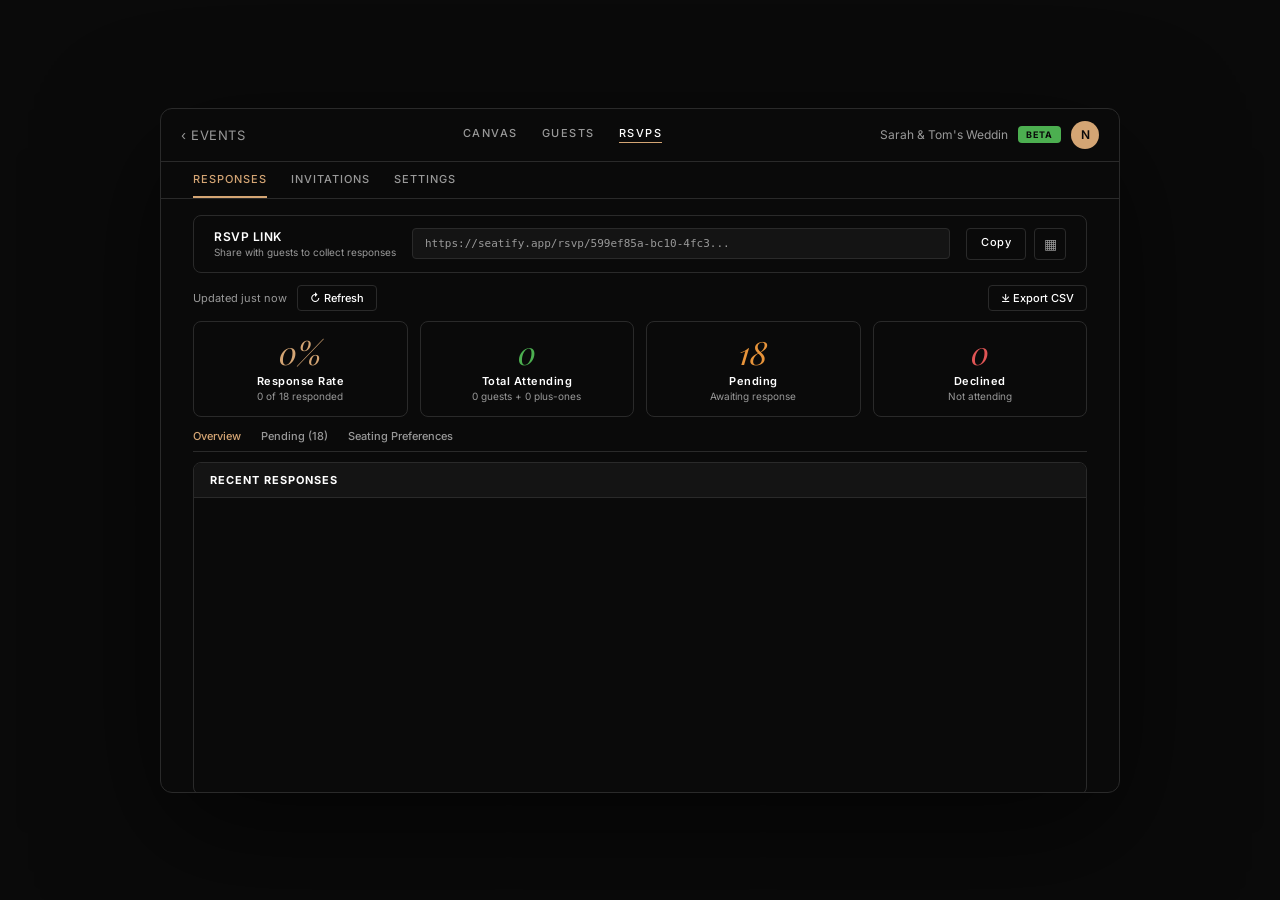
<file: .claude/skills/css-animation/examples/seatify-rsvp.html>
<!DOCTYPE html>
<html lang="en">
<head>
<meta charset="UTF-8">
<meta name="viewport" content="width=device-width, initial-scale=1.0">
<title>Seatify – RSVP Tracking Animation</title>
<style>
  @import url('https://fonts.googleapis.com/css2?family=Playfair+Display:ital,wght@0,400;0,600;1,400&family=Inter:wght@300;400;500;600&display=swap');

  *, *::before, *::after { margin: 0; padding: 0; box-sizing: border-box; }

  :root {
    --bg: #0a0a0a;
    --surface: #141414;
    --border: #2a2a2a;
    --gold: #d4a574;
    --text: #ffffff;
    --text-dim: #999;
    --text-muted: #666;
    --green: #4caf50;
    --green-dim: rgba(76, 175, 80, 0.15);
    --orange: #e8943a;
    --orange-dim: rgba(232, 148, 58, 0.15);
    --red: #e05555;
    --cyan: #56c8c8;
    --pink: #c87896;
    --purple: #8a7bc8;
    --serif: 'Playfair Display', Georgia, serif;
    --sans: 'Inter', -apple-system, sans-serif;
  }

  body {
    background: var(--bg);
    color: var(--text);
    font-family: var(--sans);
    overflow: hidden;
    height: 100vh;
    width: 100vw;
    display: flex;
    align-items: center;
    justify-content: center;
  }

  /* ── Stage ── */
  .stage {
    width: 960px;
    height: 685px;
    position: relative;
    overflow: hidden;
    border-radius: 12px;
    border: 1px solid var(--border);
    background: var(--bg);
    box-shadow: 0 40px 120px rgba(0,0,0,0.6);
    display: flex;
    flex-direction: column;
  }

  /* ── Nav Bar ── */
  .nav {
    display: flex;
    align-items: center;
    justify-content: space-between;
    padding: 12px 20px;
    border-bottom: 1px solid var(--border);
    flex-shrink: 0;
  }
  .nav-back { font-size: 13px; color: var(--text-dim); letter-spacing: 0.5px; }
  .nav-tabs { display: flex; gap: 24px; font-size: 11px; letter-spacing: 1.5px; font-weight: 500; text-transform: uppercase; }
  .nav-tab { color: var(--text-dim); }
  .nav-tab.active { color: var(--text); border-bottom: 1px solid var(--gold); padding-bottom: 2px; }
  .nav-right { display: flex; align-items: center; gap: 10px; font-size: 12px; color: var(--text-dim); }
  .nav-avatar { width: 28px; height: 28px; border-radius: 50%; background: var(--gold); display: flex; align-items: center; justify-content: center; font-size: 12px; font-weight: 600; color: var(--bg); }
  .beta-badge { font-size: 9px; padding: 3px 8px; background: var(--green); color: var(--bg); border-radius: 4px; font-weight: 700; letter-spacing: 1px; }

  /* ── Sub Tabs ── */
  .sub-tabs {
    display: flex; gap: 24px; padding: 10px 32px 0; border-bottom: 1px solid var(--border); flex-shrink: 0;
  }
  .sub-tab {
    font-size: 11px; letter-spacing: 1px; text-transform: uppercase; font-weight: 500;
    color: var(--text-dim); padding-bottom: 10px;
  }
  .sub-tab.active { color: var(--gold); border-bottom: 2px solid var(--gold); }

  /* ── Content ── */
  .content {
    flex: 1; overflow: hidden; padding: 16px 32px;
  }

  /* ── RSVP Link Card ── */
  .rsvp-link-card {
    display: flex; align-items: center; gap: 16px;
    padding: 12px 20px; border: 1px solid var(--border); border-radius: 8px;
    margin-bottom: 12px;
  }
  .rsvp-link-label { font-size: 12px; font-weight: 600; letter-spacing: 0.5px; }
  .rsvp-link-sub { font-size: 10px; color: var(--text-dim); margin-top: 2px; }
  .rsvp-link-url {
    flex: 1; font-size: 11px; color: var(--text-dim); font-family: monospace;
    background: var(--surface); padding: 8px 12px; border-radius: 4px; border: 1px solid var(--border);
    overflow: hidden; text-overflow: ellipsis; white-space: nowrap;
  }
  .rsvp-link-actions { display: flex; gap: 8px; }
  .btn-copy {
    font-size: 11px; padding: 6px 14px; border: 1px solid var(--border); border-radius: 4px;
    color: var(--text); font-weight: 500; letter-spacing: 0.5px;
  }
  .btn-qr {
    width: 32px; height: 32px; border: 1px solid var(--border); border-radius: 4px;
    display: flex; align-items: center; justify-content: center; font-size: 14px; color: var(--text-dim);
  }

  /* ── Stats Row ── */
  .stats-row {
    display: flex; gap: 12px; margin-bottom: 12px;
  }
  .stat-card {
    flex: 1; border: 1px solid var(--border); border-radius: 8px;
    padding: 14px 16px; text-align: center;
    transition: border-color 0.5s, box-shadow 0.5s;
  }
  .stat-number {
    font-family: var(--serif);
    font-size: 32px;
    font-weight: 400;
    font-style: italic;
    line-height: 1;
    margin-bottom: 6px;
  }
  .stat-number.gold { color: var(--gold); }
  .stat-number.green { color: var(--green); }
  .stat-number.orange { color: var(--orange); }
  .stat-number.red { color: var(--red); }
  .stat-label {
    font-size: 11px; font-weight: 600; letter-spacing: 0.5px; margin-bottom: 2px;
  }
  .stat-detail { font-size: 10px; color: var(--text-dim); }

  /* Pulse glow on response rate when done */
  .stage.done .stat-card:first-child {
    border-color: var(--gold);
    box-shadow: 0 0 20px rgba(212, 165, 116, 0.15);
  }

  /* ── Tabs below stats ── */
  .content-tabs {
    display: flex; gap: 20px; margin-bottom: 10px;
    border-bottom: 1px solid var(--border); padding-bottom: 8px;
  }
  .content-tab { font-size: 11px; color: var(--text-dim); font-weight: 500; }
  .content-tab.active { color: var(--gold); }

  /* ── Recent Responses Section ── */
  .responses-section {
    border: 1px solid var(--border); border-radius: 8px; overflow: hidden;
  }
  .responses-header {
    padding: 10px 16px; font-size: 11px; font-weight: 700; letter-spacing: 1px;
    text-transform: uppercase; background: var(--surface); border-bottom: 1px solid var(--border);
  }
  .responses-body {
    padding: 4px 0;
    min-height: 80px;
    position: relative;
  }
  .empty-msg {
    text-align: center; padding: 24px 0; font-size: 13px; color: var(--text-dim);
    transition: opacity 0.3s;
  }
  .stage.responding .empty-msg { display: none; }

  /* ── Response Entry ── */
  .response-entry {
    display: flex; align-items: center; gap: 12px;
    padding: 8px 16px;
    opacity: 0;
    visibility: hidden;
    transform: translateX(30px);
    transition: opacity 0.5s ease-out, transform 0.5s ease-out, visibility 0s 0.5s;
  }
  .response-entry.visible {
    opacity: 1;
    visibility: visible;
    transform: translateX(0);
    transition: opacity 0.5s ease-out, transform 0.5s ease-out, visibility 0s 0s;
  }
  .response-avatar {
    width: 32px; height: 32px; border-radius: 50%;
    display: flex; align-items: center; justify-content: center;
    font-size: 10px; font-weight: 700; color: var(--bg); flex-shrink: 0;
  }
  .response-info { flex: 1; }
  .response-name { font-size: 13px; font-weight: 500; }
  .response-org { font-size: 11px; color: var(--text-dim); }
  .response-status {
    font-size: 9px; font-weight: 700; letter-spacing: 0.5px; text-transform: uppercase;
    padding: 3px 8px; border-radius: 3px;
  }
  .response-status.confirmed { background: var(--green-dim); color: var(--green); }
  .response-time { font-size: 10px; color: var(--text-muted); white-space: nowrap; }

  /* ── Refresh row ── */
  .refresh-row {
    display: flex; align-items: center; justify-content: space-between;
    margin-bottom: 10px;
  }
  .refresh-left { display: flex; align-items: center; gap: 10px; }
  .refresh-text { font-size: 11px; color: var(--text-dim); }
  .btn-refresh {
    font-size: 11px; padding: 5px 12px; border: 1px solid var(--border); border-radius: 4px;
    color: var(--text); display: flex; align-items: center; gap: 5px; font-weight: 500;
  }
  .btn-export {
    font-size: 11px; padding: 5px 12px; border: 1px solid var(--border); border-radius: 4px;
    color: var(--text); display: flex; align-items: center; gap: 5px; font-weight: 500;
  }
</style>
</head>
<body>

<div class="stage" id="stage">

  <!-- Nav -->
  <div class="nav">
    <span class="nav-back">&lsaquo; EVENTS</span>
    <div class="nav-tabs">
      <span class="nav-tab">Canvas</span>
      <span class="nav-tab">Guests</span>
      <span class="nav-tab active">RSVPs</span>
    </div>
    <div class="nav-right">
      Sarah &amp; Tom's Weddin
      <span class="beta-badge">BETA</span>
      <div class="nav-avatar">N</div>
    </div>
  </div>

  <!-- Sub Tabs -->
  <div class="sub-tabs">
    <span class="sub-tab active">Responses</span>
    <span class="sub-tab">Invitations</span>
    <span class="sub-tab">Settings</span>
  </div>

  <!-- Content -->
  <div class="content">

    <!-- RSVP Link Card -->
    <div class="rsvp-link-card">
      <div>
        <div class="rsvp-link-label">RSVP LINK</div>
        <div class="rsvp-link-sub">Share with guests to collect responses</div>
      </div>
      <div class="rsvp-link-url">https://seatify.app/rsvp/599ef85a-bc10-4fc3...</div>
      <div class="rsvp-link-actions">
        <div class="btn-copy">Copy</div>
        <div class="btn-qr">&#9638;</div>
      </div>
    </div>

    <!-- Refresh Row -->
    <div class="refresh-row">
      <div class="refresh-left">
        <span class="refresh-text">Updated just now</span>
        <div class="btn-refresh">&#x21BB; Refresh</div>
      </div>
      <div class="btn-export">&#x2913; Export CSV</div>
    </div>

    <!-- Stats Row -->
    <div class="stats-row">
      <div class="stat-card">
        <div class="stat-number gold" id="stat-rate">0%</div>
        <div class="stat-label">Response Rate</div>
        <div class="stat-detail" id="stat-rate-detail">0 of 18 responded</div>
      </div>
      <div class="stat-card">
        <div class="stat-number green" id="stat-attending">0</div>
        <div class="stat-label">Total Attending</div>
        <div class="stat-detail" id="stat-attending-detail">0 guests + 0 plus-ones</div>
      </div>
      <div class="stat-card">
        <div class="stat-number orange" id="stat-pending">18</div>
        <div class="stat-label">Pending</div>
        <div class="stat-detail">Awaiting response</div>
      </div>
      <div class="stat-card">
        <div class="stat-number red" id="stat-declined">0</div>
        <div class="stat-label">Declined</div>
        <div class="stat-detail">Not attending</div>
      </div>
    </div>

    <!-- Content Tabs -->
    <div class="content-tabs">
      <span class="content-tab active">Overview</span>
      <span class="content-tab" id="pending-tab">Pending (18)</span>
      <span class="content-tab">Seating Preferences</span>
    </div>

    <!-- Recent Responses -->
    <div class="responses-section">
      <div class="responses-header">Recent Responses</div>
      <div class="responses-body" id="responses-body">
        <div class="empty-msg" id="empty-msg">No responses yet.</div>

        <div class="response-entry" id="r1">
          <div class="response-avatar" style="background:var(--cyan);">JW</div>
          <div class="response-info">
            <div class="response-name">James Wilson</div>
            <div class="response-org">City Hospital</div>
          </div>
          <div class="response-status confirmed">Confirmed</div>
          <div class="response-time">Just now</div>
        </div>

        <div class="response-entry" id="r2">
          <div class="response-avatar" style="background:var(--cyan);">CW</div>
          <div class="response-info">
            <div class="response-name">Charlotte White</div>
            <div class="response-org">White Media Group</div>
          </div>
          <div class="response-status confirmed">Confirmed</div>
          <div class="response-time">Just now</div>
        </div>

        <div class="response-entry" id="r3">
          <div class="response-avatar" style="background:var(--gold);">BT</div>
          <div class="response-info">
            <div class="response-name">Benjamin Taylor</div>
            <div class="response-org">Taylor Ventures</div>
          </div>
          <div class="response-status confirmed">Confirmed</div>
          <div class="response-time">1m ago</div>
        </div>

        <div class="response-entry" id="r4">
          <div class="response-avatar" style="background:var(--pink);">HR</div>
          <div class="response-info">
            <div class="response-name">Harper Reed</div>
            <div class="response-org">Shopify</div>
          </div>
          <div class="response-status confirmed">Confirmed</div>
          <div class="response-time">2m ago</div>
        </div>

        <div class="response-entry" id="r5">
          <div class="response-avatar" style="background:var(--pink);">AJ</div>
          <div class="response-info">
            <div class="response-name">Ava Johnson</div>
            <div class="response-org">Netflix</div>
          </div>
          <div class="response-status confirmed">Confirmed</div>
          <div class="response-time">3m ago</div>
        </div>

        <div class="response-entry" id="r6">
          <div class="response-avatar" style="background:var(--pink);">DT</div>
          <div class="response-info">
            <div class="response-name">Daniel Thompson</div>
            <div class="response-org">Google</div>
          </div>
          <div class="response-status confirmed">Confirmed</div>
          <div class="response-time">4m ago</div>
        </div>
      </div>
    </div>

  </div>
</div>

<script>
  const stage = document.getElementById('stage');
  const statRate = document.getElementById('stat-rate');
  const statRateDetail = document.getElementById('stat-rate-detail');
  const statAttending = document.getElementById('stat-attending');
  const statAttendingDetail = document.getElementById('stat-attending-detail');
  const statPending = document.getElementById('stat-pending');
  const pendingTab = document.getElementById('pending-tab');
  const emptyMsg = document.getElementById('empty-msg');

  const responses = ['r1', 'r2', 'r3', 'r4', 'r5', 'r6'];

  // Cumulative stats after each response arrives
  const statsSteps = [
    { rate: 6,  responded: 1,  attending: 1,  pending: 17 },
    { rate: 11, responded: 2,  attending: 2,  pending: 16 },
    { rate: 17, responded: 3,  attending: 3,  pending: 15 },
    { rate: 22, responded: 4,  attending: 4,  pending: 14 },
    { rate: 28, responded: 5,  attending: 5,  pending: 13 },
    { rate: 33, responded: 6,  attending: 6,  pending: 12 },
  ];

  // Final state: jump to real values (89%, 16 attending, 2 pending)
  const finalStats = { rate: 89, responded: 16, attending: 16, pending: 2 };

  function resetAll() {
    stage.classList.remove('responding', 'done');
    statRate.textContent = '0%';
    statRateDetail.textContent = '0 of 18 responded';
    statAttending.textContent = '0';
    statAttendingDetail.textContent = '0 guests + 0 plus-ones';
    statPending.textContent = '18';
    pendingTab.textContent = 'Pending (18)';
    responses.forEach(id => {
      document.getElementById(id).classList.remove('visible');
    });
  }

  function updateStats(s) {
    statRate.textContent = s.rate + '%';
    statRateDetail.textContent = s.responded + ' of 18 responded';
    statAttending.textContent = s.attending;
    statAttendingDetail.textContent = s.attending + ' guests + 0 plus-ones';
    statPending.textContent = s.pending;
    pendingTab.textContent = 'Pending (' + s.pending + ')';
  }

  function runCycle() {
    resetAll();

    // 0.5s: Start responding
    setTimeout(() => {
      stage.classList.add('responding');
    }, 500);

    // Responses roll in one by one (350ms apart)
    responses.forEach((id, i) => {
      setTimeout(() => {
        document.getElementById(id).classList.add('visible');
        updateStats(statsSteps[i]);
      }, 700 + i * 350);
    });

    // After last response + brief pause, jump to final real stats
    setTimeout(() => {
      updateStats(finalStats);
      stage.classList.add('done');
    }, 3000);

    // Loop (shorter hold on final state)
    setTimeout(runCycle, 5500);
  }

  setTimeout(runCycle, 500);
</script>

</body>
</html>
</file>
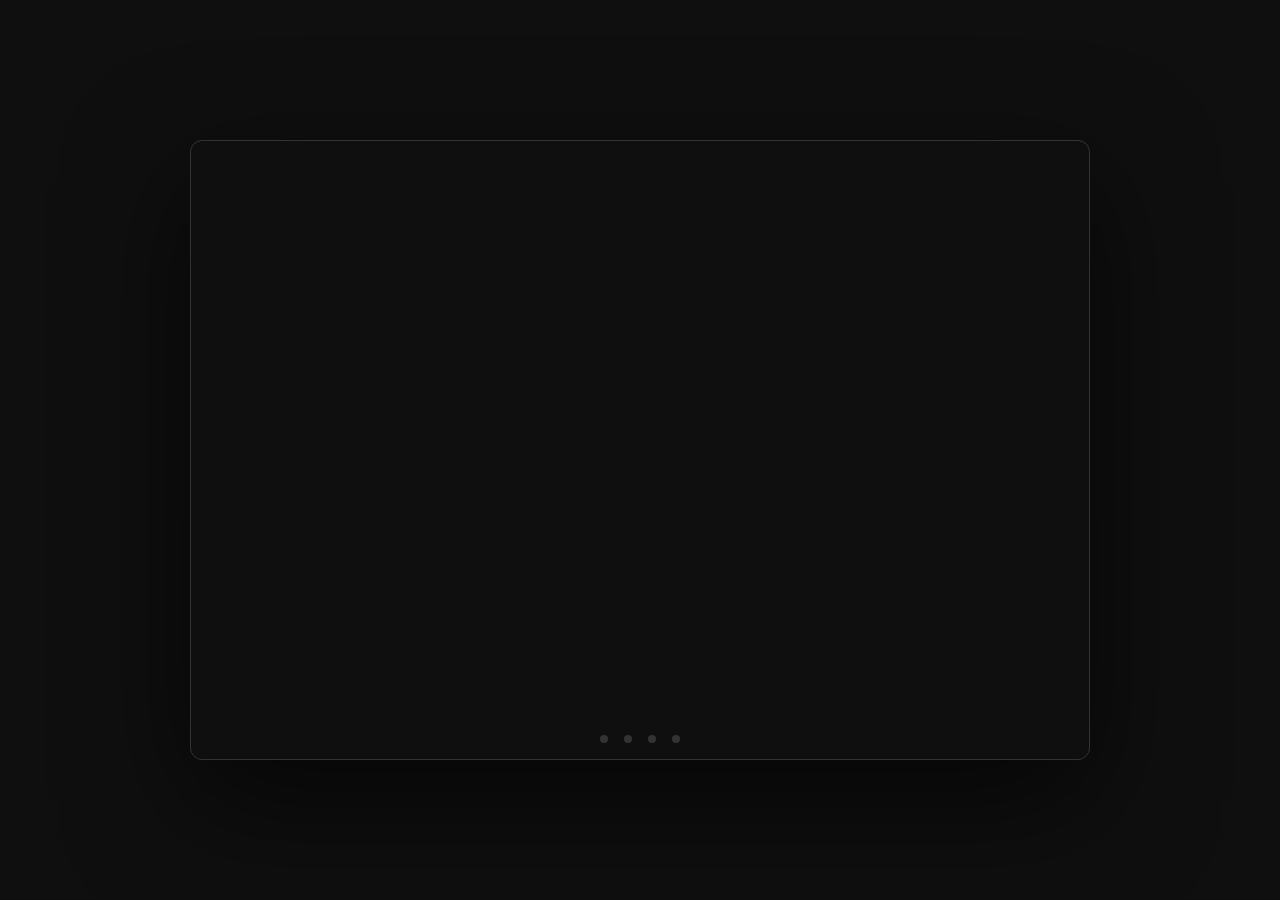
<file: .claude/skills/css-animation/examples/seatify-walkthrough.html>
<!DOCTYPE html>
<html lang="en">
<head>
<meta charset="UTF-8">
<meta name="viewport" content="width=device-width, initial-scale=1.0">
<title>Seatify – Animated Walkthrough</title>
<style>
  /* ── Fonts ── */
  @import url('https://fonts.googleapis.com/css2?family=Playfair+Display:ital,wght@0,400;0,600;1,400&family=Inter:wght@300;400;500;600&display=swap');

  /* ── Reset & Base ── */
  *, *::before, *::after { margin: 0; padding: 0; box-sizing: border-box; }

  :root {
    --bg: #0f0f0f;
    --surface: #1a1a1a;
    --surface-2: #222;
    --border: #333;
    --border-gold: #d4a853;
    --gold: #d4a853;
    --gold-dim: rgba(212, 168, 83, 0.3);
    --text: #e8e4dc;
    --text-dim: #888;
    --green: #4caf50;
    --green-dim: rgba(76, 175, 80, 0.25);
    --orange: #e8943a;
    --red: #e05555;
    --cyan: #56c8c8;
    --pink: #c87896;
    --purple: #8a7bc8;
    --serif: 'Playfair Display', Georgia, serif;
    --sans: 'Inter', -apple-system, sans-serif;
  }

  body {
    background: var(--bg);
    color: var(--text);
    font-family: var(--sans);
    overflow: hidden;
    height: 100vh;
    width: 100vw;
    display: flex;
    align-items: center;
    justify-content: center;
  }

  /* ── Stage ── */
  .stage {
    width: 900px;
    height: 620px;
    position: relative;
    overflow: hidden;
    border-radius: 12px;
    border: 1px solid var(--border);
    background: var(--bg);
    box-shadow: 0 40px 120px rgba(0,0,0,0.6);
  }

  /* ── Scenes ── */
  .scene {
    position: absolute;
    inset: 0;
    opacity: 0;
    display: flex;
    flex-direction: column;
  }

  /* Scene timing:
     Scene 1 (Dashboard):  0s  – 6s
     Scene 2 (Guests):     6s  – 13s
     Scene 3 (Canvas):     13s – 21s
     Scene 4 (RSVPs):      21s – 28s
     Total loop: 28s
  */

  .scene-1 { animation: scene1 28s infinite; }
  .scene-2 { animation: scene2 28s infinite; }
  .scene-3 { animation: scene3 28s infinite; }
  .scene-4 { animation: scene4 28s infinite; }

  @keyframes scene1 {
    0%      { opacity: 0; transform: scale(0.97); }
    1%      { opacity: 1; transform: scale(1); }
    19%     { opacity: 1; transform: scale(1); }
    21.4%   { opacity: 0; transform: scale(1.02); }
    100%    { opacity: 0; }
  }
  @keyframes scene2 {
    0%      { opacity: 0; }
    19%     { opacity: 0; transform: scale(0.97); }
    21.4%   { opacity: 1; transform: scale(1); }
    44.6%   { opacity: 1; transform: scale(1); }
    46.4%   { opacity: 0; transform: scale(1.02); }
    100%    { opacity: 0; }
  }
  @keyframes scene3 {
    0%      { opacity: 0; }
    44.6%   { opacity: 0; transform: scale(0.97); }
    46.4%   { opacity: 1; transform: scale(1); }
    73.2%   { opacity: 1; transform: scale(1); }
    75%     { opacity: 0; transform: scale(1.02); }
    100%    { opacity: 0; }
  }
  @keyframes scene4 {
    0%      { opacity: 0; }
    73.2%   { opacity: 0; transform: scale(0.97); }
    75%     { opacity: 1; transform: scale(1); }
    96.4%   { opacity: 1; transform: scale(1); }
    100%    { opacity: 0; transform: scale(0.97); }
  }

  /* ── Shared Nav Bar ── */
  .nav {
    display: flex;
    align-items: center;
    justify-content: space-between;
    padding: 14px 24px;
    border-bottom: 1px solid var(--border);
    flex-shrink: 0;
  }
  .nav-logo {
    font-family: var(--serif);
    font-size: 18px;
    font-weight: 600;
    letter-spacing: 0.5px;
  }
  .nav-tabs {
    display: flex;
    gap: 24px;
    font-size: 11px;
    letter-spacing: 1.5px;
    font-weight: 500;
    text-transform: uppercase;
  }
  .nav-tab { color: var(--text-dim); }
  .nav-tab.active { color: var(--text); border-bottom: 1px solid var(--gold); padding-bottom: 2px; }
  .nav-right {
    display: flex;
    align-items: center;
    gap: 10px;
  }
  .nav-beta {
    font-size: 9px;
    letter-spacing: 1px;
    padding: 3px 8px;
    border: 1px solid var(--green);
    color: var(--green);
    border-radius: 4px;
    font-weight: 600;
  }
  .nav-avatar {
    width: 28px; height: 28px;
    border-radius: 50%;
    background: var(--gold);
    display: flex; align-items: center; justify-content: center;
    font-size: 12px; font-weight: 600; color: var(--bg);
  }

  /* ── Section Labels ── */
  .section-label {
    font-size: 10px;
    letter-spacing: 2px;
    text-transform: uppercase;
    color: var(--text-dim);
    font-weight: 500;
  }
  .section-num {
    font-family: var(--serif);
    font-style: italic;
    color: var(--gold);
    font-size: 13px;
    margin-right: 8px;
  }

  /* ═══════════════════════════════════════
     SCENE 1 – DASHBOARD
     ═══════════════════════════════════════ */
  .dash-content {
    padding: 32px 40px;
    flex: 1;
  }
  .dash-header {
    margin-bottom: 8px;
  }
  .dash-title {
    font-family: var(--serif);
    font-size: 32px;
    font-weight: 400;
    margin-top: 8px;
  }
  .dash-title em { font-style: italic; color: var(--gold); }
  .dash-subtitle {
    color: var(--text-dim);
    font-size: 13px;
    margin-top: 6px;
  }
  .dash-new-event {
    margin-top: 16px;
    padding: 10px;
    background: var(--gold);
    color: var(--bg);
    text-align: center;
    border-radius: 6px;
    font-size: 12px;
    font-weight: 600;
    letter-spacing: 1px;
    text-transform: uppercase;
  }

  /* Event Cards */
  .events-section {
    margin-top: 28px;
  }
  .events-header {
    display: flex;
    justify-content: space-between;
    align-items: center;
    margin-bottom: 16px;
  }
  .events-title {
    font-family: var(--serif);
    font-size: 20px;
  }
  .events-grid {
    display: grid;
    grid-template-columns: repeat(3, 1fr);
    gap: 16px;
  }
  .event-card {
    border: 1px solid var(--border);
    border-radius: 8px;
    padding: 18px;
    background: var(--surface);
    opacity: 0;
    transform: translateY(15px);
  }
  .scene-1 .event-card:nth-child(1) { animation: cardIn 0.6s 1.0s forwards; }
  .scene-1 .event-card:nth-child(2) { animation: cardIn 0.6s 1.4s forwards; }
  .scene-1 .event-card:nth-child(3) { animation: cardIn 0.6s 1.8s forwards; }

  @keyframes cardIn {
    to { opacity: 1; transform: translateY(0); }
  }

  .card-type {
    font-size: 9px;
    letter-spacing: 1.5px;
    text-transform: uppercase;
    color: var(--text-dim);
  }
  .card-num {
    float: right;
    font-family: var(--serif);
    font-style: italic;
    color: var(--gold);
    font-size: 13px;
  }
  .card-name {
    font-size: 15px;
    font-weight: 500;
    margin-top: 4px;
  }
  .card-date {
    display: inline-block;
    margin-top: 8px;
    font-size: 11px;
    color: var(--text-dim);
    border: 1px solid var(--border);
    padding: 3px 10px;
    border-radius: 4px;
  }
  .card-stats {
    display: flex;
    gap: 20px;
    margin-top: 14px;
  }
  .card-stat-val {
    font-size: 20px;
    font-weight: 300;
  }
  .card-stat-label {
    font-size: 9px;
    letter-spacing: 1px;
    text-transform: uppercase;
    color: var(--text-dim);
    margin-top: 2px;
  }

  /* Stat count-up animation */
  .scene-1 .count-up {
    display: inline-block;
    animation: countPop 0.4s 2.4s both;
  }
  @keyframes countPop {
    0%   { transform: scale(0.5); opacity: 0; }
    60%  { transform: scale(1.15); }
    100% { transform: scale(1); opacity: 1; }
  }

  /* ═══════════════════════════════════════
     SCENE 2 – GUEST LIST
     ═══════════════════════════════════════ */
  .guest-toolbar {
    display: flex;
    align-items: center;
    gap: 10px;
    padding: 12px 24px;
    border-bottom: 1px solid var(--border);
  }
  .toolbar-btn {
    padding: 6px 14px;
    border-radius: 6px;
    font-size: 11px;
    font-weight: 600;
    letter-spacing: 0.5px;
    text-transform: uppercase;
    border: 1px solid var(--border);
    color: var(--text);
    display: flex;
    align-items: center;
    gap: 6px;
  }
  .toolbar-btn.gold {
    background: var(--gold);
    border-color: var(--gold);
    color: var(--bg);
  }
  .toolbar-btn.green {
    background: transparent;
    border-color: var(--green);
    color: var(--green);
  }
  .toolbar-search {
    padding: 6px 14px;
    border-radius: 6px;
    border: 1px solid var(--border);
    background: transparent;
    color: var(--text-dim);
    font-size: 12px;
    width: 140px;
  }
  .toolbar-filter {
    font-size: 11px;
    color: var(--text-dim);
    border: 1px solid var(--border);
    padding: 6px 12px;
    border-radius: 6px;
  }
  .toolbar-spacer { flex: 1; }

  /* Guest Table */
  .guest-table {
    flex: 1;
    overflow: hidden;
  }
  .guest-header-row {
    display: grid;
    grid-template-columns: 36px 220px 80px 100px 80px;
    padding: 10px 24px;
    font-size: 10px;
    letter-spacing: 1px;
    text-transform: uppercase;
    color: var(--text-dim);
    border-bottom: 1px solid var(--border);
  }
  .guest-row {
    display: grid;
    grid-template-columns: 36px 220px 80px 100px 80px;
    padding: 10px 24px;
    align-items: center;
    border-bottom: 1px solid rgba(255,255,255,0.04);
    opacity: 0;
    transform: translateX(-10px);
  }
  .scene-2 .guest-row:nth-child(1) { animation: rowSlide 0.35s 0.6s forwards; }
  .scene-2 .guest-row:nth-child(2) { animation: rowSlide 0.35s 0.8s forwards; }
  .scene-2 .guest-row:nth-child(3) { animation: rowSlide 0.35s 1.0s forwards; }
  .scene-2 .guest-row:nth-child(4) { animation: rowSlide 0.35s 1.2s forwards; }
  .scene-2 .guest-row:nth-child(5) { animation: rowSlide 0.35s 1.4s forwards; }
  .scene-2 .guest-row:nth-child(6) { animation: rowSlide 0.35s 1.6s forwards; }
  .scene-2 .guest-row:nth-child(7) { animation: rowSlide 0.35s 1.8s forwards; }

  /* Highlight a row to show RSVP coming in */
  .scene-2 .guest-row.highlight-rsvp {
    animation: rowSlide 0.35s 1.4s forwards, rsvpFlash 0.8s 3.5s forwards;
  }
  @keyframes rsvpFlash {
    0%   { background: transparent; }
    30%  { background: var(--green-dim); }
    100% { background: transparent; }
  }

  @keyframes rowSlide {
    to { opacity: 1; transform: translateX(0); }
  }

  .guest-avatar {
    width: 30px; height: 30px;
    border-radius: 50%;
    display: flex; align-items: center; justify-content: center;
    font-size: 10px; font-weight: 600; color: var(--bg);
  }
  .guest-name-cell {
    display: flex;
    align-items: center;
    gap: 10px;
  }
  .guest-name { font-size: 13px; font-weight: 500; }
  .guest-org { font-size: 11px; color: var(--text-dim); }
  .guest-group {
    font-size: 10px;
    padding: 3px 10px;
    border-radius: 4px;
    border: 1px solid var(--border);
    color: var(--text-dim);
    text-align: center;
  }
  .rsvp-badge {
    font-size: 9px;
    font-weight: 600;
    letter-spacing: 1px;
    text-transform: uppercase;
    padding: 3px 10px;
    border-radius: 4px;
  }
  .rsvp-confirmed { background: var(--green-dim); color: var(--green); }
  .rsvp-pending   { background: rgba(232, 148, 58, 0.2); color: var(--orange); }
  .table-badge {
    font-size: 10px;
    padding: 3px 10px;
    border-radius: 4px;
    border: 1px solid var(--border);
    color: var(--text-dim);
    text-align: center;
  }

  /* RSVP status change animation */
  .scene-2 .rsvp-animate {
    animation: rsvpChange 0.6s 3.5s forwards;
  }
  @keyframes rsvpChange {
    0%   { transform: scale(1); }
    40%  { transform: scale(1.2); background: var(--green-dim); color: var(--green); }
    100% { transform: scale(1); background: var(--green-dim); color: var(--green); }
  }

  /* ═══════════════════════════════════════
     SCENE 3 – SEATING CANVAS
     ═══════════════════════════════════════ */
  .canvas-toolbar {
    display: flex;
    align-items: center;
    gap: 10px;
    padding: 12px 24px;
    border-bottom: 1px solid var(--border);
  }
  .canvas-area {
    flex: 1;
    position: relative;
    background:
      repeating-linear-gradient(0deg, transparent, transparent 39px, rgba(255,255,255,0.03) 39px, rgba(255,255,255,0.03) 40px),
      repeating-linear-gradient(90deg, transparent, transparent 39px, rgba(255,255,255,0.03) 39px, rgba(255,255,255,0.03) 40px);
    overflow: hidden;
  }

  /* Round Table */
  .table-round {
    position: absolute;
    border-radius: 50%;
    border: 2px solid var(--border);
    display: flex;
    flex-direction: column;
    align-items: center;
    justify-content: center;
  }
  .table-round.active { border-color: var(--cyan); }
  .table-label {
    font-size: 14px;
    font-weight: 500;
  }
  .table-capacity {
    font-size: 11px;
    color: var(--gold);
    margin-top: 2px;
  }

  /* Rect Table */
  .table-rect {
    position: absolute;
    border: 2px solid var(--border);
    border-radius: 6px;
    display: flex;
    flex-direction: column;
    align-items: center;
    justify-content: center;
    background: var(--surface);
  }

  /* Guest seats around table */
  .seat {
    position: absolute;
    width: 28px; height: 28px;
    border-radius: 50%;
    display: flex; align-items: center; justify-content: center;
    font-size: 9px; font-weight: 600;
    color: var(--bg);
    border: 2px solid;
  }
  .seat.family   { background: var(--gold); border-color: var(--cyan); }
  .seat.friends  { background: var(--gold); border-color: var(--gold); }
  .seat.work     { background: var(--gold); border-color: var(--pink); }
  .seat.empty    { background: transparent; border-color: var(--border); border-style: dashed; }

  /* Table 1 - round, top-left */
  .t1 { width: 150px; height: 150px; left: 80px; top: 100px; }
  .t1 .seat:nth-child(1) { top: -16px; left: 20px; }
  .t1 .seat:nth-child(2) { top: -16px; right: 20px; }
  .t1 .seat:nth-child(3) { top: 25px; right: -16px; }
  .t1 .seat:nth-child(4) { bottom: 25px; right: -16px; }
  .t1 .seat:nth-child(5) { bottom: -16px; right: 20px; }
  .t1 .seat:nth-child(6) { bottom: -16px; left: 20px; }
  .t1 .seat:nth-child(7) { bottom: 25px; left: -16px; }
  .t1 .seat:nth-child(8) { top: 25px; left: -16px; }

  /* Table 2 - rect, top-right */
  .t2 { width: 180px; height: 80px; left: 420px; top: 80px; border-radius: 6px; }
  .t2-seats .seat:nth-child(1) { top: -16px; left: 20px; }
  .t2-seats .seat:nth-child(2) { top: -16px; left: 76px; }
  .t2-seats .seat:nth-child(3) { top: -16px; right: 20px; }
  .t2-seats .seat:nth-child(4) { bottom: -16px; left: 20px; }
  .t2-seats .seat:nth-child(5) { bottom: -16px; left: 76px; }
  .t2-seats .seat:nth-child(6) { bottom: -16px; right: 20px; }
  .t2-seats-wrap { position: absolute; left: 420px; top: 80px; width: 180px; height: 80px; }

  /* Table 3 - round, bottom-center */
  .t3 { width: 140px; height: 140px; left: 350px; top: 300px; }
  .t3 .seat:nth-child(1) { top: -16px; left: 56px; }
  .t3 .seat:nth-child(2) { top: 15px; right: -16px; }
  .t3 .seat:nth-child(3) { bottom: 15px; right: -16px; }
  .t3 .seat:nth-child(4) { bottom: -16px; left: 56px; }
  .t3 .seat:nth-child(5) { bottom: 15px; left: -16px; }
  .t3 .seat:nth-child(6) { top: 15px; left: -16px; }

  /* Seat appear animations */
  .canvas-area .seat {
    opacity: 0;
    transform: scale(0);
  }
  .scene-3 .t1 .seat:nth-child(1) { animation: seatPop 0.3s 0.8s forwards; }
  .scene-3 .t1 .seat:nth-child(2) { animation: seatPop 0.3s 0.9s forwards; }
  .scene-3 .t1 .seat:nth-child(3) { animation: seatPop 0.3s 1.0s forwards; }
  .scene-3 .t1 .seat:nth-child(4) { animation: seatPop 0.3s 1.1s forwards; }
  .scene-3 .t1 .seat:nth-child(5) { animation: seatPop 0.3s 1.2s forwards; }
  .scene-3 .t1 .seat:nth-child(6) { animation: seatPop 0.3s 1.3s forwards; }
  .scene-3 .t1 .seat:nth-child(7) { animation: seatPop 0.3s 1.4s forwards; }
  .scene-3 .t1 .seat:nth-child(8) { animation: seatPop 0.3s 1.5s forwards; }

  .scene-3 .t2-seats-wrap .seat:nth-child(1) { animation: seatPop 0.3s 2.0s forwards; }
  .scene-3 .t2-seats-wrap .seat:nth-child(2) { animation: seatPop 0.3s 2.1s forwards; }
  .scene-3 .t2-seats-wrap .seat:nth-child(3) { animation: seatPop 0.3s 2.2s forwards; }
  .scene-3 .t2-seats-wrap .seat:nth-child(4) { animation: seatPop 0.3s 2.3s forwards; }

  .scene-3 .t3 .seat:nth-child(1) { animation: seatPop 0.3s 3.2s forwards; }
  .scene-3 .t3 .seat:nth-child(2) { animation: seatPop 0.3s 3.3s forwards; }
  .scene-3 .t3 .seat:nth-child(3) { animation: seatPop 0.3s 3.4s forwards; }
  .scene-3 .t3 .seat:nth-child(4) { animation: seatPop 0.3s 3.5s forwards; }
  .scene-3 .t3 .seat:nth-child(5) { animation: seatPop 0.3s 3.6s forwards; }
  .scene-3 .t3 .seat:nth-child(6) { animation: seatPop 0.3s 3.7s forwards; }

  @keyframes seatPop {
    0%   { opacity: 0; transform: scale(0); }
    70%  { opacity: 1; transform: scale(1.2); }
    100% { opacity: 1; transform: scale(1); }
  }

  /* Table border glow when filling */
  .scene-3 .t1 { animation: tableGlow 0.6s 1.5s forwards; }
  .scene-3 .t2 { animation: tableGlow 0.6s 2.3s forwards; }
  .scene-3 .t3 { animation: tableGlow 0.6s 3.7s forwards; }
  @keyframes tableGlow {
    0%   { border-color: var(--border); }
    50%  { border-color: var(--gold); box-shadow: 0 0 20px var(--gold-dim); }
    100% { border-color: var(--cyan); box-shadow: none; }
  }

  /* Capacity counter update */
  .scene-3 .cap-animate {
    animation: capUpdate 0.3s 1.6s forwards;
  }
  .scene-3 .cap-animate-2 {
    animation: capUpdate 0.3s 2.4s forwards;
  }
  .scene-3 .cap-animate-3 {
    animation: capUpdate 0.3s 3.8s forwards;
  }
  @keyframes capUpdate {
    0%   { color: var(--gold); transform: scale(1); }
    50%  { color: var(--green); transform: scale(1.3); }
    100% { color: var(--green); transform: scale(1); }
  }

  /* Animated cursor for drag effect */
  .drag-cursor {
    position: absolute;
    width: 14px; height: 14px;
    border-radius: 50%;
    background: white;
    opacity: 0;
    pointer-events: none;
    z-index: 10;
    box-shadow: 0 0 12px rgba(255,255,255,0.4);
  }
  .scene-3 .drag-cursor {
    animation: cursorDrag 2.5s 2.6s forwards;
  }
  @keyframes cursorDrag {
    0%   { opacity: 0; left: 700px; top: 200px; }
    10%  { opacity: 0.9; left: 700px; top: 200px; }
    50%  { opacity: 0.9; left: 390px; top: 340px; }
    70%  { opacity: 0.9; left: 370px; top: 310px; }
    80%  { opacity: 0; left: 370px; top: 310px; }
    100% { opacity: 0; }
  }

  /* Dragged guest indicator */
  .drag-ghost {
    position: absolute;
    width: 28px; height: 28px;
    border-radius: 50%;
    background: var(--gold);
    border: 2px solid var(--cyan);
    display: flex; align-items: center; justify-content: center;
    font-size: 9px; font-weight: 600; color: var(--bg);
    opacity: 0;
    z-index: 9;
    box-shadow: 0 4px 16px rgba(212,168,83,0.4);
  }
  .scene-3 .drag-ghost {
    animation: ghostDrag 2.5s 2.6s forwards;
  }
  @keyframes ghostDrag {
    0%   { opacity: 0; left: 693px; top: 193px; }
    10%  { opacity: 1; left: 693px; top: 193px; transform: scale(1.15); }
    50%  { opacity: 1; left: 383px; top: 333px; transform: scale(1.15); }
    70%  { opacity: 1; left: 363px; top: 303px; transform: scale(1.15); }
    75%  { opacity: 0; left: 363px; top: 303px; transform: scale(0.8); }
    100% { opacity: 0; }
  }

  /* Guest sidebar panel */
  .guest-sidebar {
    position: absolute;
    right: 0; top: 0; bottom: 0;
    width: 42px;
    background: var(--surface);
    border-left: 1px solid var(--border);
    display: flex;
    flex-direction: column;
    align-items: center;
    padding-top: 10px;
    gap: 4px;
  }
  .sidebar-label {
    writing-mode: vertical-rl;
    font-size: 9px;
    letter-spacing: 1.5px;
    text-transform: uppercase;
    color: var(--text-dim);
    margin-top: 8px;
  }
  .sidebar-count {
    font-size: 11px;
    color: var(--gold);
    padding: 3px 0;
    border: 1px solid var(--border);
    border-radius: 3px;
    width: 26px;
    text-align: center;
    margin-top: 4px;
  }
  .sidebar-arrow {
    color: var(--gold);
    font-size: 10px;
    cursor: pointer;
  }

  /* Unassigned guests strip */
  .unassigned-strip {
    position: absolute;
    right: 56px;
    top: 14px;
    display: flex;
    flex-direction: column;
    gap: 6px;
  }
  .unassigned-guest {
    width: 28px; height: 28px;
    border-radius: 50%;
    background: var(--gold);
    border: 2px dashed var(--border);
    display: flex; align-items: center; justify-content: center;
    font-size: 9px; font-weight: 600; color: var(--bg);
    opacity: 0;
  }
  .scene-3 .unassigned-guest:nth-child(1) { animation: seatPop 0.3s 0.5s forwards; }
  .scene-3 .unassigned-guest:nth-child(2) { animation: seatPop 0.3s 0.6s forwards; }
  .scene-3 .unassigned-guest:nth-child(3) { animation: seatPop 0.3s 0.7s forwards; }
  .scene-3 .unassigned-guest:nth-child(4) { animation: seatPop 0.3s 0.8s forwards; }
  .scene-3 .unassigned-guest:nth-child(5) { animation: seatPop 0.3s 0.9s forwards; }

  /* ═══════════════════════════════════════
     SCENE 4 – RSVP DASHBOARD
     ═══════════════════════════════════════ */
  .rsvp-content {
    padding: 28px 40px;
    flex: 1;
  }
  .rsvp-sub-tabs {
    display: flex;
    gap: 24px;
    font-size: 12px;
    border-bottom: 1px solid var(--border);
    padding-bottom: 12px;
    margin-bottom: 24px;
  }
  .rsvp-sub-tab { color: var(--text-dim); }
  .rsvp-sub-tab.active { color: var(--text); border-bottom: 1px solid var(--gold); padding-bottom: 12px; margin-bottom: -12px; }

  .rsvp-link-box {
    display: flex;
    align-items: center;
    gap: 12px;
    border: 1px solid var(--border);
    border-radius: 8px;
    padding: 14px 18px;
    margin-bottom: 24px;
  }
  .rsvp-link-label {
    font-size: 12px;
    font-weight: 600;
    letter-spacing: 0.5px;
  }
  .rsvp-link-sublabel {
    font-size: 11px;
    color: var(--text-dim);
  }
  .rsvp-link-url {
    flex: 1;
    font-size: 11px;
    color: var(--text-dim);
    background: var(--surface-2);
    padding: 8px 12px;
    border-radius: 4px;
    font-family: monospace;
    overflow: hidden;
    white-space: nowrap;
    text-overflow: ellipsis;
  }
  .rsvp-copy-btn {
    color: var(--gold);
    font-size: 12px;
    font-weight: 500;
    cursor: pointer;
  }

  /* Stats Cards */
  .rsvp-stats {
    display: grid;
    grid-template-columns: repeat(4, 1fr);
    gap: 14px;
    margin-bottom: 24px;
  }
  .rsvp-stat-card {
    border: 1px solid var(--border);
    border-radius: 8px;
    padding: 18px;
    text-align: center;
    opacity: 0;
    transform: translateY(10px);
  }
  .scene-4 .rsvp-stat-card:nth-child(1) { animation: cardIn 0.5s 0.5s forwards; }
  .scene-4 .rsvp-stat-card:nth-child(2) { animation: cardIn 0.5s 0.7s forwards; }
  .scene-4 .rsvp-stat-card:nth-child(3) { animation: cardIn 0.5s 0.9s forwards; }
  .scene-4 .rsvp-stat-card:nth-child(4) { animation: cardIn 0.5s 1.1s forwards; }

  .stat-value {
    font-family: var(--serif);
    font-size: 36px;
    font-weight: 400;
  }
  .stat-value.green  { color: var(--green); }
  .stat-value.gold   { color: var(--gold); }
  .stat-value.orange { color: var(--orange); }
  .stat-value.red    { color: var(--red); }
  .stat-label {
    font-size: 10px;
    letter-spacing: 1.5px;
    text-transform: uppercase;
    color: var(--text-dim);
    margin-top: 4px;
    font-weight: 600;
  }
  .stat-detail {
    font-size: 11px;
    color: var(--text-dim);
    margin-top: 4px;
  }

  /* Animated counter */
  .scene-4 .stat-counter {
    display: inline-block;
    animation: counterRoll 1.2s 1.5s both;
  }
  @keyframes counterRoll {
    0%   { opacity: 0; transform: translateY(20px); }
    100% { opacity: 1; transform: translateY(0); }
  }

  /* Response rate circle animation */
  .rate-ring {
    width: 60px; height: 60px;
    border-radius: 50%;
    margin: 0 auto 6px;
    position: relative;
    display: flex; align-items: center; justify-content: center;
  }
  .rate-ring svg {
    position: absolute;
    width: 100%; height: 100%;
    transform: rotate(-90deg);
  }
  .rate-ring circle {
    fill: none;
    stroke-width: 4;
    cx: 30; cy: 30; r: 26;
  }
  .rate-ring .ring-bg { stroke: var(--border); }
  .rate-ring .ring-fill {
    stroke: var(--green);
    stroke-dasharray: 163.4;
    stroke-dashoffset: 163.4;
    stroke-linecap: round;
  }
  .scene-4 .ring-fill {
    animation: ringFill 1.5s 1.5s forwards ease-out;
  }
  @keyframes ringFill {
    to { stroke-dashoffset: 18; } /* ~89% of 163.4 */
  }
  .rate-text {
    font-family: var(--serif);
    font-size: 16px;
    z-index: 1;
    color: var(--green);
  }

  /* Recent responses list */
  .rsvp-responses-section {
    margin-top: 8px;
  }
  .rsvp-responses-title {
    font-size: 10px;
    letter-spacing: 1.5px;
    text-transform: uppercase;
    color: var(--text-dim);
    margin-bottom: 10px;
    font-weight: 600;
  }
  .response-row {
    display: flex;
    align-items: center;
    gap: 10px;
    padding: 8px 0;
    border-bottom: 1px solid rgba(255,255,255,0.04);
    opacity: 0;
  }
  .scene-4 .response-row:nth-child(1) { animation: rowSlide 0.3s 2.2s forwards; }
  .scene-4 .response-row:nth-child(2) { animation: rowSlide 0.3s 2.5s forwards; }
  .scene-4 .response-row:nth-child(3) { animation: rowSlide 0.3s 2.8s forwards; }

  .response-avatar {
    width: 26px; height: 26px;
    border-radius: 50%;
    display: flex; align-items: center; justify-content: center;
    font-size: 9px; font-weight: 600; color: var(--bg);
  }
  .response-name { font-size: 12px; flex: 1; }
  .response-status {
    font-size: 9px;
    letter-spacing: 1px;
    text-transform: uppercase;
    font-weight: 600;
  }
  .response-status.attending { color: var(--green); }
  .response-time { font-size: 11px; color: var(--text-dim); }

  /* ── Scene Badge / Step Indicator ── */
  .scene-badge {
    position: absolute;
    bottom: 16px;
    left: 50%;
    transform: translateX(-50%);
    display: flex;
    align-items: center;
    gap: 16px;
    z-index: 20;
  }
  .step-dot {
    width: 8px; height: 8px;
    border-radius: 50%;
    background: var(--border);
    transition: background 0.3s;
  }
  .step-label {
    font-size: 11px;
    color: var(--text-dim);
    letter-spacing: 0.5px;
    position: absolute;
    bottom: 26px;
    left: 50%;
    transform: translateX(-50%);
    white-space: nowrap;
    opacity: 0;
  }

  /* Step dot and label animations synced with scenes */
  .scene-badge .dot-1 { animation: dotActive1 28s infinite; }
  .scene-badge .dot-2 { animation: dotActive2 28s infinite; }
  .scene-badge .dot-3 { animation: dotActive3 28s infinite; }
  .scene-badge .dot-4 { animation: dotActive4 28s infinite; }

  .scene-badge .label-1 { animation: labelShow1 28s infinite; }
  .scene-badge .label-2 { animation: labelShow2 28s infinite; }
  .scene-badge .label-3 { animation: labelShow3 28s infinite; }
  .scene-badge .label-4 { animation: labelShow4 28s infinite; }

  @keyframes dotActive1 {
    0%, 19%   { background: var(--gold); }
    21.4%, 100% { background: var(--border); }
  }
  @keyframes dotActive2 {
    0%, 19%   { background: var(--border); }
    21.4%, 44.6% { background: var(--gold); }
    46.4%, 100% { background: var(--border); }
  }
  @keyframes dotActive3 {
    0%, 44.6%   { background: var(--border); }
    46.4%, 73.2% { background: var(--gold); }
    75%, 100%   { background: var(--border); }
  }
  @keyframes dotActive4 {
    0%, 73.2%  { background: var(--border); }
    75%, 96.4% { background: var(--gold); }
    100%       { background: var(--border); }
  }

  @keyframes labelShow1 {
    0%    { opacity: 0; }
    1%    { opacity: 1; }
    19%   { opacity: 1; }
    21.4% { opacity: 0; }
    100%  { opacity: 0; }
  }
  @keyframes labelShow2 {
    0%, 19%     { opacity: 0; }
    21.4%       { opacity: 1; }
    44.6%       { opacity: 1; }
    46.4%, 100% { opacity: 0; }
  }
  @keyframes labelShow3 {
    0%, 44.6%   { opacity: 0; }
    46.4%       { opacity: 1; }
    73.2%       { opacity: 1; }
    75%, 100%   { opacity: 0; }
  }
  @keyframes labelShow4 {
    0%, 73.2%  { opacity: 0; }
    75%        { opacity: 1; }
    96.4%      { opacity: 1; }
    100%       { opacity: 0; }
  }
</style>
</head>
<body>

<div class="stage">

  <!-- ════════ SCENE 1: DASHBOARD ════════ -->
  <div class="scene scene-1">
    <div class="nav">
      <div class="nav-logo">Seatify.</div>
      <div class="nav-tabs">
        <span class="nav-tab active">Events</span>
      </div>
      <div class="nav-right">
        <span class="nav-beta">BETA</span>
        <div class="nav-avatar">N</div>
      </div>
    </div>
    <div class="dash-content">
      <div class="dash-header">
        <span class="section-num">01</span>
        <span class="section-label">Dashboard</span>
      </div>
      <div class="dash-title">Welcome back, <em>neonwatty</em></div>
      <div class="dash-subtitle">Your seating arrangements are looking excellent.</div>
      <div class="dash-new-event">+ New Event</div>

      <div class="events-section">
        <div class="events-header">
          <div>
            <span class="section-num">02</span>
            <span class="events-title">Your Events</span>
          </div>
        </div>
        <div class="events-grid">
          <div class="event-card">
            <span class="card-num">01</span>
            <div class="card-type">Wedding</div>
            <div class="card-name">Sarah & Tom's Wedding</div>
            <div class="card-date">Jun 15</div>
            <div class="card-stats">
              <div><div class="card-stat-val count-up">18</div><div class="card-stat-label">Guests</div></div>
              <div><div class="card-stat-val count-up">13</div><div class="card-stat-label">Seated</div></div>
            </div>
          </div>
          <div class="event-card">
            <span class="card-num">02</span>
            <div class="card-type">Gala</div>
            <div class="card-name">Annual Company Gala</div>
            <div class="card-stats" style="margin-top:22px;">
              <div><div class="card-stat-val count-up">0</div><div class="card-stat-label">Guests</div></div>
              <div><div class="card-stat-val count-up">0</div><div class="card-stat-label">Seated</div></div>
            </div>
          </div>
          <div class="event-card">
            <span class="card-num">03</span>
            <div class="card-type">Wedding</div>
            <div class="card-name">Demo Event</div>
            <div class="card-date">Jun 15</div>
            <div class="card-stats">
              <div><div class="card-stat-val count-up">18</div><div class="card-stat-label">Guests</div></div>
              <div><div class="card-stat-val count-up">13</div><div class="card-stat-label">Seated</div></div>
            </div>
          </div>
        </div>
      </div>
    </div>
  </div>

  <!-- ════════ SCENE 2: GUEST LIST ════════ -->
  <div class="scene scene-2">
    <div class="nav">
      <div class="nav-logo" style="font-size:13px; color: var(--text-dim);">&larr; Events</div>
      <div class="nav-tabs">
        <span class="nav-tab">Canvas</span>
        <span class="nav-tab active">Guests</span>
        <span class="nav-tab">RSVPs</span>
      </div>
      <div class="nav-right">
        <span style="font-size:12px; color: var(--text-dim);">Sarah & Tom's Wedding</span>
        <div class="nav-avatar">N</div>
      </div>
    </div>
    <div class="guest-toolbar">
      <div class="toolbar-btn green">+ Add Table</div>
      <div class="toolbar-btn gold">+ Add Guest</div>
      <div class="toolbar-btn" style="background: var(--surface-2);">List</div>
      <div class="toolbar-btn">Relationships</div>
      <input class="toolbar-search" value="Search guests..." disabled>
      <div class="toolbar-spacer"></div>
      <div class="toolbar-filter">All Status &#x25BE;</div>
      <div class="toolbar-filter">All Tables &#x25BE;</div>
    </div>
    <div class="guest-table">
      <div class="guest-header-row">
        <span></span>
        <span>Name</span>
        <span>Group</span>
        <span>RSVP</span>
        <span>Table</span>
      </div>
      <div class="guest-row">
        <div class="guest-avatar" style="background: var(--purple);">AJ</div>
        <div class="guest-name-cell"><div><div class="guest-name">Ava Johnson</div><div class="guest-org">Netflix</div></div></div>
        <div class="guest-group">Friends</div>
        <div class="rsvp-badge rsvp-confirmed">Confirmed</div>
        <div class="table-badge">Table 3</div>
      </div>
      <div class="guest-row">
        <div class="guest-avatar" style="background: var(--gold);">BT</div>
        <div class="guest-name-cell"><div><div class="guest-name">Benjamin Taylor</div><div class="guest-org">Taylor Ventures</div></div></div>
        <div class="guest-group">Work</div>
        <div class="rsvp-badge rsvp-confirmed">Confirmed</div>
        <div class="table-badge">Table 1</div>
      </div>
      <div class="guest-row">
        <div class="guest-avatar" style="background: var(--cyan);">CW</div>
        <div class="guest-name-cell"><div><div class="guest-name">Charlotte White</div><div class="guest-org">White Media Group</div></div></div>
        <div class="guest-group">Family</div>
        <div class="rsvp-badge rsvp-confirmed">Confirmed</div>
        <div class="table-badge">Table 2</div>
      </div>
      <div class="guest-row">
        <div class="guest-avatar" style="background: var(--pink);">DT</div>
        <div class="guest-name-cell"><div><div class="guest-name">Daniel Thompson</div><div class="guest-org">Google</div></div></div>
        <div class="guest-group">Friends</div>
        <div class="rsvp-badge rsvp-confirmed">Confirmed</div>
        <div class="table-badge">Table 3</div>
      </div>
      <div class="guest-row highlight-rsvp">
        <div class="guest-avatar" style="background: var(--gold);">IB</div>
        <div class="guest-name-cell"><div><div class="guest-name">Isabella Brown</div><div class="guest-org">Brown Architecture</div></div></div>
        <div class="guest-group">Work</div>
        <div class="rsvp-badge rsvp-pending rsvp-animate">Pending</div>
        <div class="table-badge">Table 1</div>
      </div>
      <div class="guest-row">
        <div class="guest-avatar" style="background: var(--cyan);">JW</div>
        <div class="guest-name-cell"><div><div class="guest-name">James Wilson</div><div class="guest-org">City Hospital</div></div></div>
        <div class="guest-group">Family</div>
        <div class="rsvp-badge rsvp-confirmed">Confirmed</div>
        <div class="table-badge">Table 2</div>
      </div>
      <div class="guest-row">
        <div class="guest-avatar" style="background: var(--purple);">LC</div>
        <div class="guest-name-cell"><div><div class="guest-name">Liam Chen</div><div class="guest-org">Stripe</div></div></div>
        <div class="guest-group">Friends</div>
        <div class="rsvp-badge rsvp-confirmed">Confirmed</div>
        <div class="table-badge">Table 1</div>
      </div>
    </div>
  </div>

  <!-- ════════ SCENE 3: SEATING CANVAS ════════ -->
  <div class="scene scene-3">
    <div class="nav">
      <div class="nav-logo" style="font-size:13px; color: var(--text-dim);">&larr; Events</div>
      <div class="nav-tabs">
        <span class="nav-tab active">Canvas</span>
        <span class="nav-tab">Guests</span>
        <span class="nav-tab">RSVPs</span>
      </div>
      <div class="nav-right">
        <span style="font-size:12px; color: var(--text-dim);">Sarah & Tom's Wedding</span>
        <div class="nav-avatar">N</div>
      </div>
    </div>
    <div class="canvas-toolbar">
      <div class="toolbar-btn green">+ Add Table</div>
      <div class="toolbar-btn gold">+ Add Guest</div>
      <div class="toolbar-spacer"></div>
      <div class="toolbar-btn">Canvas Tools</div>
      <div class="toolbar-btn">Go to Table</div>
    </div>
    <div class="canvas-area">
      <!-- Table 1 - Round -->
      <div class="table-round t1">
        <div class="seat friends">BT</div>
        <div class="seat work">IB</div>
        <div class="seat work">SM</div>
        <div class="seat work">NM</div>
        <div class="seat friends">LC</div>
        <div class="seat work">OC</div>
        <div class="seat work">LG</div>
        <div class="seat work">SG</div>
        <div class="table-label">Table 1</div>
        <div class="table-capacity cap-animate">8/8</div>
      </div>

      <!-- Table 2 - Rect -->
      <div class="table-rect t2" style="width:180px; height:80px; left:420px; top:80px;">
        <div class="table-label">Table 2</div>
        <div class="table-capacity cap-animate-2">4/10</div>
      </div>
      <div class="t2-seats-wrap" style="position:absolute; left:420px; top:80px; width:180px; height:80px;">
        <div class="seat family" style="position:absolute; top:-16px; left:20px;">JW</div>
        <div class="seat family" style="position:absolute; top:-16px; left:76px;">CW</div>
        <div class="seat family" style="position:absolute; top:-16px; right:20px;">ED</div>
        <div class="seat family" style="position:absolute; bottom:-16px; left:50px;">EW</div>
      </div>

      <!-- Table 3 - Round -->
      <div class="table-round t3" style="width:140px; height:140px; left:300px; top:290px;">
        <div class="seat friends">DT</div>
        <div class="seat friends">ML</div>
        <div class="seat friends">AJ</div>
        <div class="seat friends">HR</div>
        <div class="seat friends">MT</div>
        <div class="seat friends">RM</div>
        <div class="table-label">Table 3</div>
        <div class="table-capacity cap-animate-3">6/8</div>
      </div>

      <!-- Drag cursor animation -->
      <div class="drag-cursor"></div>
      <div class="drag-ghost">EW</div>

      <!-- Unassigned guests on right -->
      <div class="unassigned-strip">
        <div class="unassigned-guest">EW</div>
        <div class="unassigned-guest">SM</div>
        <div class="unassigned-guest">OC</div>
        <div class="unassigned-guest">SG</div>
        <div class="unassigned-guest">RM</div>
      </div>

      <!-- Guest sidebar -->
      <div class="guest-sidebar">
        <div class="sidebar-arrow">&#x25B6;</div>
        <div class="sidebar-label">Guests</div>
        <div class="sidebar-count">18</div>
        <div class="sidebar-label" style="margin-top:12px; font-size:8px;">Unassigned</div>
      </div>
    </div>
  </div>

  <!-- ════════ SCENE 4: RSVP DASHBOARD ════════ -->
  <div class="scene scene-4">
    <div class="nav">
      <div class="nav-logo" style="font-size:13px; color: var(--text-dim);">&larr; Events</div>
      <div class="nav-tabs">
        <span class="nav-tab">Canvas</span>
        <span class="nav-tab">Guests</span>
        <span class="nav-tab active">RSVPs</span>
      </div>
      <div class="nav-right">
        <span style="font-size:12px; color: var(--text-dim);">Sarah & Tom's Wedding</span>
        <div class="nav-avatar">N</div>
      </div>
    </div>
    <div class="rsvp-content">
      <div class="rsvp-sub-tabs">
        <span class="rsvp-sub-tab active">Responses</span>
        <span class="rsvp-sub-tab">Invitations</span>
        <span class="rsvp-sub-tab">Settings</span>
      </div>

      <div class="rsvp-link-box">
        <div>
          <div class="rsvp-link-label">RSVP Link</div>
          <div class="rsvp-link-sublabel">Share with guests to collect responses</div>
        </div>
        <div class="rsvp-link-url">seatify.app/rsvp/599ef85a-bc10...</div>
        <div class="rsvp-copy-btn">Copy</div>
      </div>

      <div class="rsvp-stats">
        <div class="rsvp-stat-card">
          <div class="rate-ring">
            <svg viewBox="0 0 60 60">
              <circle class="ring-bg" />
              <circle class="ring-fill" />
            </svg>
            <span class="rate-text stat-counter">89%</span>
          </div>
          <div class="stat-label">Response Rate</div>
          <div class="stat-detail">16 of 18 responded</div>
        </div>
        <div class="rsvp-stat-card">
          <div class="stat-value green stat-counter">16</div>
          <div class="stat-label">Total Attending</div>
          <div class="stat-detail">16 guests + 0 plus-ones</div>
        </div>
        <div class="rsvp-stat-card">
          <div class="stat-value orange stat-counter">2</div>
          <div class="stat-label">Pending</div>
          <div class="stat-detail">Awaiting response</div>
        </div>
        <div class="rsvp-stat-card">
          <div class="stat-value red stat-counter">0</div>
          <div class="stat-label">Declined</div>
          <div class="stat-detail">Not attending</div>
        </div>
      </div>

      <div class="rsvp-responses-section">
        <div class="rsvp-responses-title">Recent Responses</div>
        <div class="response-row">
          <div class="response-avatar" style="background: var(--purple);">AJ</div>
          <div class="response-name">Ava Johnson</div>
          <div class="response-status attending">Attending</div>
          <div class="response-time">2 min ago</div>
        </div>
        <div class="response-row">
          <div class="response-avatar" style="background: var(--cyan);">CW</div>
          <div class="response-name">Charlotte White</div>
          <div class="response-status attending">Attending</div>
          <div class="response-time">15 min ago</div>
        </div>
        <div class="response-row">
          <div class="response-avatar" style="background: var(--pink);">DT</div>
          <div class="response-name">Daniel Thompson</div>
          <div class="response-status attending">Attending</div>
          <div class="response-time">1 hour ago</div>
        </div>
      </div>
    </div>
  </div>

  <!-- Step indicator dots -->
  <div class="scene-badge">
    <span class="step-label label-1">Create your event</span>
    <span class="step-label label-2">Add your guests</span>
    <span class="step-label label-3">Design your seating</span>
    <span class="step-label label-4">Track RSVPs</span>
    <span class="step-dot dot-1"></span>
    <span class="step-dot dot-2"></span>
    <span class="step-dot dot-3"></span>
    <span class="step-dot dot-4"></span>
  </div>

</div>

</body>
</html>
</file>
<file: css/global.css>
/* ============================================
   LEON — Filetteria Bisteccheria
   Global Styles: Reset, Variabili, Tipografia
   ============================================ */

/* --- Variabili CSS --- */
:root {
  --gold: #c9a84c;
  --gold-light: #e8c97a;
  --bg-primary: #0a0a0a;
  --bg-secondary: #111111;
  --bg-warm: #1a1508;
  --text-primary: #f5f0e8;
  --text-secondary: #9a8a72;
  --fire-red: #8b1a1a;
  --leon-red: #b22234;
  --leon-red-dark: #7a1525;
  --leon-red-glow: rgba(178, 34, 52, 0.15);
  --border-gold: rgba(201, 168, 76, 0.25);
  --green-tri: #00A550;
  --red-tri: #CE2B37;
  --font-display: 'Playfair Display', serif;
  --font-sub: 'Cormorant Garamond', serif;
  --font-body: 'Inter', sans-serif;
  --nav-height: 80px;
  --section-padding: clamp(60px, 10vw, 120px);
}

/* --- Reset --- */
*, *::before, *::after {
  margin: 0;
  padding: 0;
  box-sizing: border-box;
}

html {
  scroll-behavior: smooth;
  font-size: 16px;
  -webkit-text-size-adjust: 100%;
}

body {
  font-family: var(--font-body);
  background-color: var(--bg-primary);
  color: var(--text-primary);
  line-height: 1.6;
  overflow-x: hidden;
  -webkit-font-smoothing: antialiased;
  -moz-osx-font-smoothing: grayscale;
}

html {
  overflow-x: hidden;
}

/* --- Scrollbar custom --- */
::-webkit-scrollbar {
  width: 6px;
}
::-webkit-scrollbar-track {
  background: var(--bg-primary);
}
::-webkit-scrollbar-thumb {
  background: var(--gold);
  border-radius: 3px;
}
::-webkit-scrollbar-thumb:hover {
  background: var(--gold-light);
}

/* Firefox */
* {
  scrollbar-width: thin;
  scrollbar-color: var(--gold) var(--bg-primary);
}

/* --- Selezione testo --- */
::selection {
  background: var(--gold);
  color: var(--bg-primary);
}
::-moz-selection {
  background: var(--gold);
  color: var(--bg-primary);
}

/* --- Focus visibile accessibile --- */
:focus-visible {
  outline: 2px solid var(--gold);
  outline-offset: 3px;
}

/* --- Tipografia --- */
h1, h2, h3, h4, h5, h6 {
  font-family: var(--font-display);
  font-weight: 700;
  color: var(--text-primary);
  line-height: 1.2;
}

h1 { font-size: clamp(2.5rem, 6vw, 5rem); }
h2 { font-size: clamp(2rem, 4vw, 3.5rem); }
h3 { font-size: clamp(1.5rem, 3vw, 2rem); }
h4 { font-size: clamp(1.2rem, 2vw, 1.5rem); }

p {
  font-family: var(--font-body);
  color: var(--text-secondary);
  line-height: 1.8;
  font-size: clamp(0.95rem, 1.2vw, 1.1rem);
}

/* --- Label maiuscoli --- */
.label-upper {
  font-family: var(--font-body);
  text-transform: uppercase;
  letter-spacing: 0.15em;
  font-size: 0.8rem;
  color: var(--gold);
  font-weight: 500;
}

/* --- Sottotitoli eleganti --- */
.subtitle-elegant {
  font-family: var(--font-sub);
  font-size: clamp(1.1rem, 2vw, 1.4rem);
  color: var(--text-secondary);
  font-style: italic;
  letter-spacing: 0.05em;
}

/* --- Link base --- */
a {
  color: var(--gold);
  text-decoration: none;
  transition: color 0.3s ease;
}
a:hover {
  color: var(--gold-light);
}

/* --- Immagini responsive --- */
img, video {
  max-width: 100%;
  height: auto;
  display: block;
}

/* --- Container --- */
.container {
  width: 100%;
  max-width: 1200px;
  margin: 0 auto;
  padding: 0 clamp(20px, 4vw, 40px);
}

.container-wide {
  width: 100%;
  max-width: 1400px;
  margin: 0 auto;
  padding: 0 clamp(20px, 4vw, 40px);
}

/* --- Sezioni --- */
.section {
  padding: var(--section-padding) 0;
  position: relative;
}

/* --- Separatore gold --- */
.separator {
  width: 100%;
  height: 1px;
  background: linear-gradient(90deg, transparent, var(--gold), transparent);
  margin: 0 auto;
}

.separator-short {
  width: 80px;
  height: 2px;
  background: var(--gold);
  margin: 20px auto;
}

/* --- Titolo di sezione con decorazione --- */
.section-header {
  text-align: center;
  margin-bottom: clamp(40px, 6vw, 80px);
}

.section-header .label-upper {
  margin-bottom: 12px;
  display: block;
}

.section-header h2 {
  margin-bottom: 16px;
}

.section-header p {
  max-width: 600px;
  margin: 0 auto;
}

/* --- Utilità --- */
.text-center { text-align: center; }
.text-gold { color: var(--gold); }
.text-italic { font-style: italic; }
.visually-hidden {
  position: absolute;
  width: 1px;
  height: 1px;
  padding: 0;
  margin: -1px;
  overflow: hidden;
  clip: rect(0, 0, 0, 0);
  border: 0;
}

/* --- Responsive base --- */
@media (max-width: 768px) {
  :root {
    --nav-height: 64px;
    --section-padding: clamp(40px, 8vw, 80px);
  }

  /* Previeni scroll orizzontale su mobile */
  html, body {
    overflow-x: hidden;
    max-width: 100vw;
  }

  section, footer, nav, div {
    max-width: 100vw;
  }
}
</file>
<file: css/animations.css>
/* ============================================
   LEON — Animazioni e Keyframes
   ============================================ */

/* --- Loader iniziale --- */
.loader {
  position: fixed;
  top: 0;
  left: 0;
  width: 100%;
  height: 100%;
  background: var(--bg-primary);
  display: flex;
  align-items: center;
  justify-content: center;
  z-index: 10000;
  transition: opacity 0.6s ease, visibility 0.6s ease;
}

.loader.hidden {
  opacity: 0;
  visibility: hidden;
  pointer-events: none;
}

.loader-logo {
  width: 120px;
  height: 120px;
  animation: loaderPulse 1.5s ease-in-out infinite;
}

@keyframes loaderPulse {
  0%, 100% { opacity: 0.3; transform: scale(0.95); }
  50% { opacity: 1; transform: scale(1); }
}

/* --- Bordo gold pulsante --- */
@keyframes glowPulse {
  0%, 100% {
    box-shadow: 0 0 5px rgba(201, 168, 76, 0.3),
                0 0 15px rgba(201, 168, 76, 0.1);
  }
  50% {
    box-shadow: 0 0 15px rgba(201, 168, 76, 0.5),
                0 0 30px rgba(201, 168, 76, 0.2);
  }
}

.glow-gold {
  animation: glowPulse 3s ease-in-out infinite;
}

/* --- Scintille / braci --- */
.embers-container {
  position: absolute;
  top: 0;
  left: 0;
  width: 100%;
  height: 100%;
  overflow: hidden;
  pointer-events: none;
  z-index: 1;
}

.ember {
  position: absolute;
  bottom: -10px;
  width: 4px;
  height: 4px;
  border-radius: 50%;
  background: #e8731a;
  animation: floatUp var(--duration, 6s) var(--delay, 0s) infinite linear;
  opacity: 0;
}

.ember:nth-child(odd) {
  background: #c9a84c;
  width: 3px;
  height: 3px;
}

.ember:nth-child(3n) {
  background: #ff4500;
  width: 2px;
  height: 2px;
}

@keyframes floatUp {
  0% {
    opacity: 0;
    transform: translateY(0) translateX(0) scale(1);
  }
  10% {
    opacity: 0.8;
  }
  50% {
    opacity: 0.6;
  }
  100% {
    opacity: 0;
    transform: translateY(-100vh) translateX(var(--drift, 30px)) scale(0.3);
  }
}

/* --- Scroll indicator pulsante --- */
@keyframes scrollBounce {
  0%, 100% { transform: translateY(0); opacity: 1; }
  50% { transform: translateY(12px); opacity: 0.5; }
}

.scroll-indicator {
  position: absolute;
  bottom: 40px;
  left: 50%;
  transform: translateX(-50%);
  z-index: 3;
  animation: scrollBounce 2s ease-in-out infinite;
  cursor: pointer;
}

.scroll-indicator svg {
  width: 28px;
  height: 28px;
  stroke: var(--gold);
  stroke-width: 2;
  fill: none;
}

/* --- Badge pulsante --- */
@keyframes badgePulse {
  0%, 100% { box-shadow: 0 0 0 0 rgba(201, 168, 76, 0.4); }
  50% { box-shadow: 0 0 0 10px rgba(201, 168, 76, 0); }
}

.badge-pulse {
  animation: badgePulse 2s ease-in-out infinite;
}

/* --- Counter fade in --- */
@keyframes fadeInUp {
  from {
    opacity: 0;
    transform: translateY(30px);
  }
  to {
    opacity: 1;
    transform: translateY(0);
  }
}

.fade-in-up {
  animation: fadeInUp 0.8s ease forwards;
}

/* --- Hover fill button --- */
.btn-fill-hover {
  position: relative;
  overflow: hidden;
  z-index: 1;
}

.btn-fill-hover::after {
  content: '';
  position: absolute;
  top: 0;
  left: -100%;
  width: 100%;
  height: 100%;
  background: var(--gold);
  transition: left 0.4s ease;
  z-index: -1;
}

.btn-fill-hover:hover::after {
  left: 0;
}

.btn-fill-hover:hover {
  color: var(--bg-primary);
}

/* --- Underline animato --- */
.link-underline {
  position: relative;
  display: inline-block;
}

.link-underline::after {
  content: '';
  position: absolute;
  bottom: -2px;
  left: 0;
  width: 0;
  height: 1px;
  background: var(--gold);
  transition: width 0.4s ease;
}

.link-underline:hover::after {
  width: 100%;
}

/* --- Card flip --- */
.card-flip-container {
  perspective: 1000px;
  cursor: pointer;
}

.card-flip-inner {
  position: relative;
  width: 100%;
  height: 100%;
  transition: transform 0.7s cubic-bezier(0.4, 0, 0.2, 1);
  transform-style: preserve-3d;
}

.card-flip-container.flipped .card-flip-inner {
  transform: rotateY(180deg);
}

.card-flip-front,
.card-flip-back {
  position: absolute;
  width: 100%;
  height: 100%;
  backface-visibility: hidden;
  -webkit-backface-visibility: hidden;
  border-radius: 12px;
  overflow: hidden;
}

.card-flip-back {
  transform: rotateY(180deg);
}

/* --- AOS overrides per coerenza con palette --- */
[data-aos] {
  transition-timing-function: cubic-bezier(0.4, 0, 0.2, 1) !important;
}

/* --- Tricolore decorativo --- */
.tricolore-line {
  width: 120px;
  height: 2px;
  background: linear-gradient(90deg,
    var(--green-tri) 0%,
    var(--green-tri) 33%,
    #fff 33%,
    #fff 66%,
    var(--red-tri) 66%,
    var(--red-tri) 100%
  );
  opacity: 0.6;
  border-radius: 1px;
}
</file>
<file: css/components.css>
/* ============================================
   LEON — Componenti: Navbar, Footer, Card,
   Bottoni, Form
   ============================================ */

/* --- NAVBAR --- */
.navbar {
  position: fixed;
  top: 0;
  left: 0;
  width: 100%;
  height: var(--nav-height);
  z-index: 1000;
  transition: all 0.4s ease;
  display: flex;
  align-items: center;
  padding: 0 clamp(20px, 4vw, 60px);
}

.navbar.scrolled {
  height: 60px;
  background: rgba(10, 10, 10, 0.85);
  backdrop-filter: blur(20px);
  -webkit-backdrop-filter: blur(20px);
  border-bottom: 1px solid var(--border-gold);
}

.navbar-inner {
  display: flex;
  align-items: center;
  justify-content: space-between;
  width: 100%;
  max-width: 1400px;
  margin: 0 auto;
}

.navbar-logo img {
  height: 50px;
  width: auto;
  transition: transform 0.3s ease, height 0.4s ease;
}

.navbar-logo:hover img {
  transform: rotate(3deg);
}

.navbar.scrolled .navbar-logo img {
  height: 40px;
}

.nav-links {
  display: flex;
  align-items: center;
  gap: clamp(20px, 3vw, 40px);
  list-style: none;
}

.nav-links a {
  font-family: var(--font-body);
  font-size: 0.85rem;
  text-transform: uppercase;
  letter-spacing: 0.12em;
  color: var(--text-primary);
  transition: color 0.3s ease;
  position: relative;
}

.nav-links a::after {
  content: '';
  position: absolute;
  bottom: -4px;
  left: 0;
  width: 0;
  height: 1px;
  background: var(--gold);
  transition: width 0.3s ease;
}

.nav-links a:hover,
.nav-links a.active {
  color: var(--gold);
}

.nav-links a:hover::after,
.nav-links a.active::after {
  width: 100%;
}

/* --- Hamburger mobile --- */
.hamburger {
  display: none;
  flex-direction: column;
  gap: 5px;
  cursor: pointer;
  background: none;
  border: none;
  padding: 8px;
  z-index: 1001;
}

.hamburger span {
  display: block;
  width: 24px;
  height: 2px;
  background: var(--text-primary);
  transition: all 0.3s ease;
  transform-origin: center;
}

.hamburger.active span:nth-child(1) {
  transform: rotate(45deg) translate(5px, 5px);
}

.hamburger.active span:nth-child(2) {
  opacity: 0;
}

.hamburger.active span:nth-child(3) {
  transform: rotate(-45deg) translate(5px, -5px);
}

/* Menu mobile */
.mobile-menu {
  display: none;
  position: fixed;
  top: 0;
  left: 0;
  width: 100%;
  height: 100vh;
  background: rgba(10, 10, 10, 0.97);
  backdrop-filter: blur(30px);
  z-index: 999;
  flex-direction: column;
  align-items: center;
  justify-content: center;
  gap: 32px;
  opacity: 0;
  visibility: hidden;
  transition: opacity 0.4s ease, visibility 0.4s ease;
}

.mobile-menu.open {
  display: flex;
  opacity: 1;
  visibility: visible;
}

.mobile-menu a {
  font-family: var(--font-display);
  font-size: 2rem;
  color: var(--text-primary);
  text-transform: uppercase;
  letter-spacing: 0.1em;
  transition: color 0.3s ease;
}

.mobile-menu a:hover {
  color: var(--gold);
}

/* --- Navbar CTA Prenota --- */
.btn-prenota-nav {
  padding: 10px 24px !important;
  font-size: 0.75rem !important;
  letter-spacing: 0.12em;
  border-radius: 0 !important;
  margin-left: 8px;
}

.btn-prenota-nav:visited {
  color: var(--bg-primary) !important;
}

.btn-prenota-nav:hover {
  background: var(--gold-light) !important;
  color: var(--bg-primary) !important;
}

.btn-prenota-nav::after {
  display: none !important;
}

@media (max-width: 768px) {
  .nav-links {
    display: none;
  }
  .hamburger {
    display: flex;
  }
}

/* --- Mobile Sticky Prenota Bar --- */
.mobile-prenota-bar {
  display: none;
}

@media (max-width: 768px) {
  .mobile-prenota-bar {
    display: block;
    position: fixed;
    bottom: 0;
    left: 0;
    right: 0;
    z-index: 998;
    padding: 12px 20px;
    padding-bottom: calc(12px + env(safe-area-inset-bottom));
    background: rgba(10, 10, 10, 0.95);
    backdrop-filter: blur(20px);
    -webkit-backdrop-filter: blur(20px);
    border-top: 1px solid var(--border-gold);
  }

  .mobile-prenota-btn {
    display: block !important;
    width: 100%;
    text-align: center;
    padding: 16px 24px !important;
    font-size: 0.9rem !important;
    letter-spacing: 0.15em;
    color: var(--bg-primary) !important;
  }

  .mobile-prenota-btn:visited {
    color: var(--bg-primary) !important;
  }

  /* Add bottom padding so content isn't hidden behind the bar */
  .footer {
    padding-bottom: 90px;
  }

  .prenota-section {
    padding-bottom: calc(var(--section-padding) + 70px);
  }
}

/* --- BOTTONI --- */
.btn {
  display: inline-flex;
  align-items: center;
  justify-content: center;
  gap: 8px;
  font-family: var(--font-body);
  font-size: 0.85rem;
  text-transform: uppercase;
  letter-spacing: 0.15em;
  padding: 14px 36px;
  border-radius: 0;
  cursor: pointer;
  transition: all 0.4s ease;
  font-weight: 500;
  border: none;
}

.btn-primary {
  background: transparent;
  color: var(--gold);
  border: 1px solid var(--gold);
}

.btn-primary:hover {
  background: var(--gold);
  color: var(--bg-primary);
}

.btn-secondary {
  background: transparent;
  color: var(--text-primary);
  border: 1px solid transparent;
  padding: 14px 20px;
}

.btn-secondary:hover {
  color: var(--gold);
}

.btn-gold {
  background: var(--gold);
  color: var(--bg-primary);
  font-weight: 600;
}

.btn-gold:visited {
  color: var(--bg-primary);
}

.btn-gold:hover {
  background: var(--gold-light);
  color: var(--bg-primary);
  transform: translateY(-2px);
  box-shadow: 0 8px 24px rgba(201, 168, 76, 0.3);
}

/* --- CARD generica --- */
.card {
  background: var(--bg-warm);
  border: 1px solid var(--border-gold);
  border-radius: 12px;
  overflow: hidden;
  transition: transform 0.4s ease, box-shadow 0.4s ease, border-color 0.4s ease;
}

.card:hover {
  transform: translateY(-8px);
  box-shadow: 0 20px 50px rgba(0, 0, 0, 0.4);
  border-color: var(--gold);
}

.card-image {
  width: 100%;
  aspect-ratio: 4/3;
  overflow: hidden;
}

.card-body {
  padding: clamp(16px, 3vw, 28px);
}

/* --- Badge --- */
.badge {
  display: inline-block;
  font-family: var(--font-body);
  font-size: 0.65rem;
  text-transform: uppercase;
  letter-spacing: 0.15em;
  padding: 4px 10px;
  border-radius: 2px;
  font-weight: 600;
}

.badge-raro {
  background: var(--fire-red);
  color: var(--text-primary);
}

.badge-premium {
  background: var(--gold);
  color: var(--bg-primary);
}

.badge-esotico {
  background: linear-gradient(135deg, #2d1b69, #6b3fa0);
  color: var(--text-primary);
}

.badge-classico {
  background: rgba(201, 168, 76, 0.2);
  color: var(--gold);
  border: 1px solid var(--border-gold);
}

.badge-spettacolare {
  background: linear-gradient(135deg, var(--fire-red), #b22222);
  color: var(--text-primary);
}

.badge-iberico {
  background: linear-gradient(135deg, #8b4513, #d2691e);
  color: var(--text-primary);
}

/* --- FORM --- */
.form-group {
  margin-bottom: 24px;
}

.form-group label {
  display: block;
  font-family: var(--font-body);
  font-size: 0.8rem;
  text-transform: uppercase;
  letter-spacing: 0.1em;
  color: var(--gold);
  margin-bottom: 8px;
}

.form-control {
  width: 100%;
  min-width: 0;
  padding: 14px 18px;
  background: rgba(255, 255, 255, 0.03);
  border: 1px solid var(--border-gold);
  color: var(--text-primary);
  font-family: var(--font-body);
  font-size: 0.95rem;
  transition: border-color 0.3s ease, box-shadow 0.3s ease;
  border-radius: 0;
  outline: none;
  box-sizing: border-box;
  -webkit-appearance: none;
  -moz-appearance: none;
  appearance: none;
}

input[type="date"].form-control,
input[type="time"].form-control {
  min-height: 50px;
}

.form-control::placeholder {
  color: rgba(154, 138, 114, 0.5);
}

.form-control:focus {
  border-color: var(--gold);
  box-shadow: 0 0 0 3px rgba(201, 168, 76, 0.1);
}

.form-control.error {
  border-color: var(--fire-red);
}

.form-error {
  color: #e74c3c;
  font-size: 0.8rem;
  margin-top: 6px;
  display: none;
}

.form-control.error + .form-error {
  display: block;
}

textarea.form-control {
  resize: vertical;
  min-height: 100px;
}

/* --- Toast notification --- */
.toast {
  position: fixed;
  bottom: 30px;
  right: 30px;
  background: var(--bg-warm);
  border: 1px solid var(--gold);
  color: var(--text-primary);
  padding: 18px 28px;
  border-radius: 8px;
  font-family: var(--font-body);
  font-size: 0.9rem;
  z-index: 9999;
  transform: translateY(100px);
  opacity: 0;
  transition: all 0.4s ease;
  box-shadow: 0 10px 40px rgba(0, 0, 0, 0.5);
}

.toast.show {
  transform: translateY(0);
  opacity: 1;
}

/* --- FOOTER --- */
.footer {
  background: var(--bg-secondary);
  padding: 60px 0 30px;
  position: relative;
  border-top: 1px solid var(--border-gold);
}

.footer-content {
  display: flex;
  flex-direction: column;
  align-items: center;
  gap: 30px;
  text-align: center;
}

.footer-logo img {
  height: 60px;
  width: auto;
  opacity: 0.8;
  transition: opacity 0.3s ease;
}

.footer-logo:hover img {
  opacity: 1;
}

.footer-nav {
  display: flex;
  gap: 30px;
  list-style: none;
  flex-wrap: wrap;
  justify-content: center;
}

.footer-nav a {
  font-size: 0.8rem;
  text-transform: uppercase;
  letter-spacing: 0.1em;
  color: var(--text-secondary);
  transition: color 0.3s ease;
}

.footer-nav a:hover {
  color: var(--gold);
}

.footer-social {
  display: flex;
  gap: 20px;
}

.footer-social a {
  display: flex;
  align-items: center;
  justify-content: center;
  width: 40px;
  height: 40px;
  border: 1px solid var(--border-gold);
  border-radius: 50%;
  color: var(--text-secondary);
  transition: all 0.3s ease;
}

.footer-social a:hover {
  border-color: var(--gold);
  color: var(--gold);
  transform: translateY(-2px);
}

.footer-social svg {
  width: 18px;
  height: 18px;
  fill: currentColor;
}

.footer-copy {
  font-size: 0.75rem;
  color: var(--text-secondary);
  opacity: 0.6;
  margin-top: 10px;
}

@media (max-width: 768px) {
  .footer-nav {
    gap: 16px;
  }
}

/* ============================================
   POPUP — Prenotazione DISH
   ============================================ */
.dish-popup-overlay {
  position: fixed;
  inset: 0;
  z-index: 10000;
  background: rgba(0, 0, 0, 0.85);
  backdrop-filter: blur(8px);
  -webkit-backdrop-filter: blur(8px);
  display: flex;
  align-items: center;
  justify-content: center;
  padding: 20px;
  opacity: 0;
  visibility: hidden;
  transition: opacity 0.4s ease, visibility 0.4s ease;
}

.dish-popup-overlay.active {
  opacity: 1;
  visibility: visible;
}

.dish-popup {
  position: relative;
  width: 100%;
  max-width: 480px;
  max-height: 90vh;
  background: #111;
  border-radius: 4px;
  overflow-y: auto;
  transform: scale(0.9) translateY(30px);
  transition: transform 0.4s cubic-bezier(0.34, 1.56, 0.64, 1);
  box-shadow: 0 40px 100px rgba(0, 0, 0, 0.8);
}

.dish-popup-overlay.active .dish-popup {
  transform: scale(1) translateY(0);
}

.dish-popup-close {
  position: absolute;
  top: 12px;
  right: 12px;
  z-index: 3;
  width: 32px;
  height: 32px;
  background: rgba(255, 255, 255, 0.1);
  border: none;
  border-radius: 50%;
  color: #fff;
  font-size: 1.2rem;
  cursor: pointer;
  display: flex;
  align-items: center;
  justify-content: center;
  transition: background 0.3s ease;
}

.dish-popup-close:hover {
  background: rgba(255, 255, 255, 0.2);
}

.dish-popup-header {
  padding: 28px 28px 0;
  text-align: center;
}

.dish-popup-header h3 {
  font-family: var(--font-display);
  font-size: 1.6rem;
  font-weight: 700;
  color: var(--text-primary);
  margin-bottom: 4px;
}

.dish-popup-header p {
  font-family: var(--font-sub);
  font-style: italic;
  color: var(--text-secondary);
  font-size: 0.95rem;
}

.dish-popup-widget {
  padding: 16px 20px 28px;
}

@media (max-width: 480px) {
  .dish-popup {
    max-width: 100%;
    max-height: 85vh;
    margin: 0 8px;
  }
  .dish-popup-header {
    padding: 20px 16px 0;
  }
  .dish-popup-widget {
    padding: 12px 12px 20px;
  }
}
</file>
<file: css/carni.css>
/* ============================================
   LEON — Pagina Carni
   ============================================ */

/* --- Hero carni --- */
.carni-hero {
  padding-top: calc(var(--nav-height) + 60px);
  padding-bottom: 40px;
  text-align: center;
  background: var(--bg-primary);
  position: relative;
  overflow: hidden;
}

.carni-hero h1 {
  font-family: var(--font-display);
  font-style: italic;
  margin-bottom: 12px;
}

.carni-hero p {
  max-width: 600px;
  margin: 0 auto;
}

/* --- Categoria carni --- */
.carni-category {
  margin-bottom: 60px;
}

.carni-category-header {
  display: flex;
  align-items: center;
  gap: 16px;
  margin-bottom: 36px;
}

.carni-category-line {
  flex: 1;
  height: 1px;
  background: linear-gradient(90deg, var(--gold), transparent);
}

.carni-category-header h2 {
  font-family: var(--font-display);
  font-size: 1.6rem;
  white-space: nowrap;
}

/* --- Grid carni --- */
.carni-grid {
  display: grid;
  grid-template-columns: repeat(auto-fill, minmax(280px, 1fr));
  gap: 28px;
}

/* --- Card carne con flip --- */
.carne-card {
  height: 360px;
  perspective: 1000px;
  cursor: pointer;
}

.carne-card-inner {
  position: relative;
  width: 100%;
  height: 100%;
  transition: transform 0.7s cubic-bezier(0.4, 0, 0.2, 1);
  transform-style: preserve-3d;
}

.carne-card.flipped .carne-card-inner {
  transform: rotateY(180deg);
}

.carne-card-front,
.carne-card-back {
  position: absolute;
  width: 100%;
  height: 100%;
  backface-visibility: hidden;
  -webkit-backface-visibility: hidden;
  border-radius: 12px;
  border: 1px solid var(--border-gold);
  overflow: hidden;
  transition: border-color 0.3s ease;
}

.carne-card:hover .carne-card-front {
  border-color: var(--gold);
}

.carne-card-back {
  transform: rotateY(180deg);
  background: var(--bg-warm);
  display: flex;
  flex-direction: column;
  justify-content: center;
  padding: 28px;
  border-color: var(--gold);
}

/* Fronte — immagine e info base */
.carne-card-image {
  width: 100%;
  height: 60%;
  position: relative;
  overflow: hidden;
}

.carne-card-image img {
  width: 100%;
  height: 100%;
  object-fit: cover;
  position: absolute;
  inset: 0;
}

/* Gradient placeholder diversi per tipo */
.carne-card[data-origin="Africa"] .carne-card-image {
  background: linear-gradient(135deg, #3d2200, #8b5a00, #4a2800);
}
.carne-card[data-origin="Australia"] .carne-card-image {
  background: linear-gradient(135deg, #2d1b11, #6b3020, #3d1a00);
}
.carne-card[data-origin="Scandinavia"] .carne-card-image {
  background: linear-gradient(135deg, #1a2030, #3a4a6a, #0d1520);
}
.carne-card[data-origin="Europa"] .carne-card-image {
  background: linear-gradient(135deg, #1a1508, #3d3010, #2a1f0a);
}
.carne-card[data-origin="Italia"] .carne-card-image {
  background: linear-gradient(135deg, #2a1f0a, #6b4f1d, #1a1508);
}
.carne-card[data-origin="Giappone"] .carne-card-image {
  background: linear-gradient(135deg, #1a0000, #4a1a2a, #0a0a0a);
}
.carne-card[data-origin="Danimarca"] .carne-card-image {
  background: linear-gradient(135deg, #1a1508, #4a3a10, #2a1f0a);
}
.carne-card[data-origin="Irlanda"] .carne-card-image {
  background: linear-gradient(135deg, #0a1a0a, #1a3a1a, #0a100a);
}
.carne-card[data-origin="Spagna"] .carne-card-image {
  background: linear-gradient(135deg, #3d1a00, #8b3a00, #2a1000);
}

.carne-card-image .badge {
  position: absolute;
  top: 12px;
  left: 12px;
}

.carne-card-flag {
  position: absolute;
  top: 12px;
  right: 12px;
  font-size: 1.5rem;
  filter: drop-shadow(0 2px 4px rgba(0,0,0,0.5));
}

.carne-card-info {
  padding: 20px;
  background: var(--bg-warm);
  height: 40%;
  display: flex;
  flex-direction: column;
  justify-content: center;
}

.carne-card-info h3 {
  font-family: var(--font-display);
  font-size: 1.2rem;
  margin-bottom: 6px;
}

.carne-card-info p {
  font-size: 0.85rem;
  color: var(--text-secondary);
  line-height: 1.5;
  display: -webkit-box;
  -webkit-line-clamp: 2;
  -webkit-box-orient: vertical;
  overflow: hidden;
}

/* Retro — perché la scegliamo */
.carne-card-back h4 {
  font-family: var(--font-display);
  font-size: 1.1rem;
  color: var(--gold);
  margin-bottom: 16px;
}

.carne-card-back p {
  font-size: 0.9rem;
  color: var(--text-secondary);
  line-height: 1.7;
  margin-bottom: 16px;
}

.carne-card-back .flip-hint {
  font-size: 0.75rem;
  color: var(--text-secondary);
  opacity: 0.5;
  text-align: center;
  margin-top: auto;
}

/* Hint al fronte per indicare l'interattività */
.carne-card-front::after {
  content: 'Clicca per scoprire di più';
  position: absolute;
  bottom: 0;
  left: 0;
  right: 0;
  padding: 8px;
  text-align: center;
  font-size: 0.7rem;
  color: var(--gold);
  opacity: 0;
  transition: opacity 0.3s ease;
  background: linear-gradient(to top, rgba(10,10,10,0.8), transparent);
}

.carne-card:hover .carne-card-front::after {
  opacity: 1;
}

/* --- Sezione tagli --- */
.tagli-grid {
  display: grid;
  grid-template-columns: repeat(auto-fill, minmax(240px, 1fr));
  gap: 20px;
}

.taglio-card {
  background: var(--bg-warm);
  border: 1px solid var(--border-gold);
  border-radius: 8px;
  padding: 24px;
  text-align: center;
  transition: all 0.3s ease;
}

.taglio-card:hover {
  transform: translateY(-4px);
  border-color: var(--gold);
  box-shadow: 0 12px 30px rgba(0, 0, 0, 0.3);
}

.taglio-card h3 {
  font-family: var(--font-display);
  font-size: 1.1rem;
  margin-bottom: 8px;
}

.taglio-card p {
  font-size: 0.85rem;
  color: var(--text-secondary);
}

@media (max-width: 768px) {
  .carni-grid {
    grid-template-columns: 1fr;
  }
  .carne-card {
    height: 340px;
  }
}
</file>
